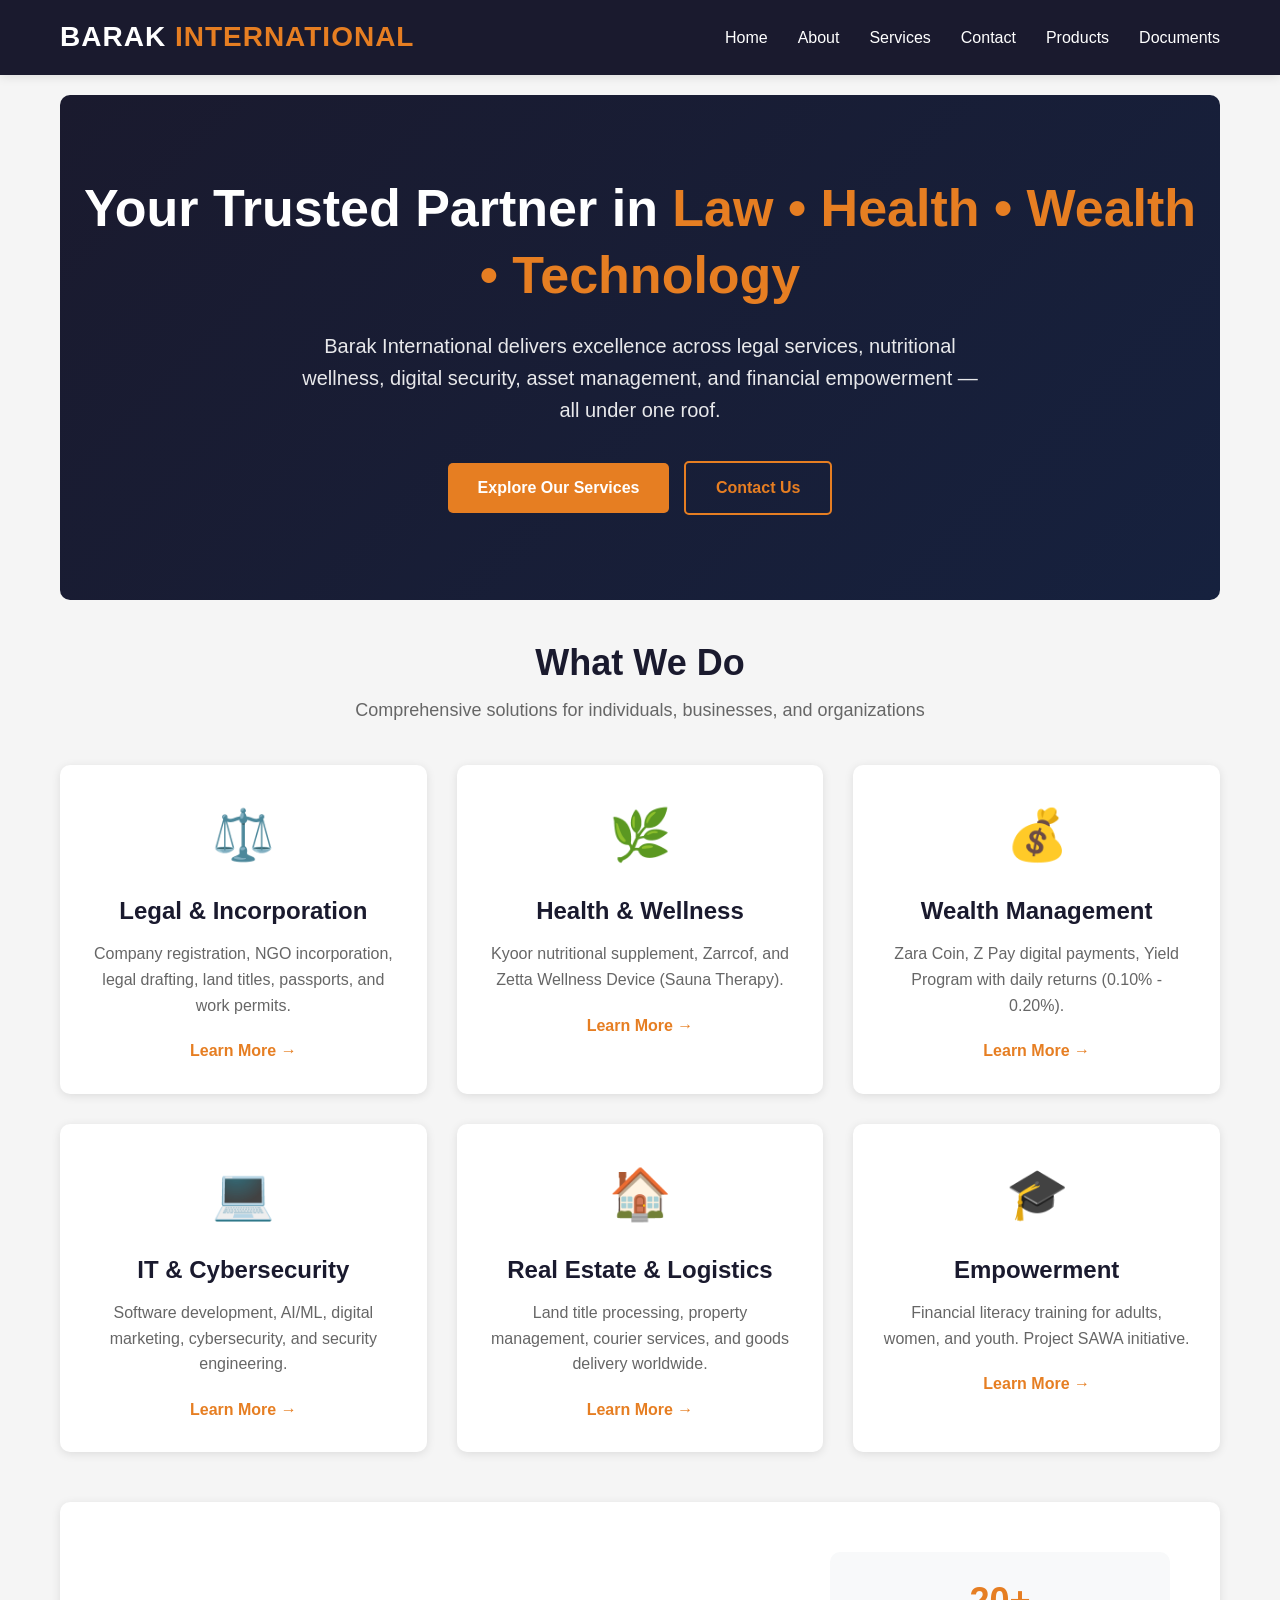
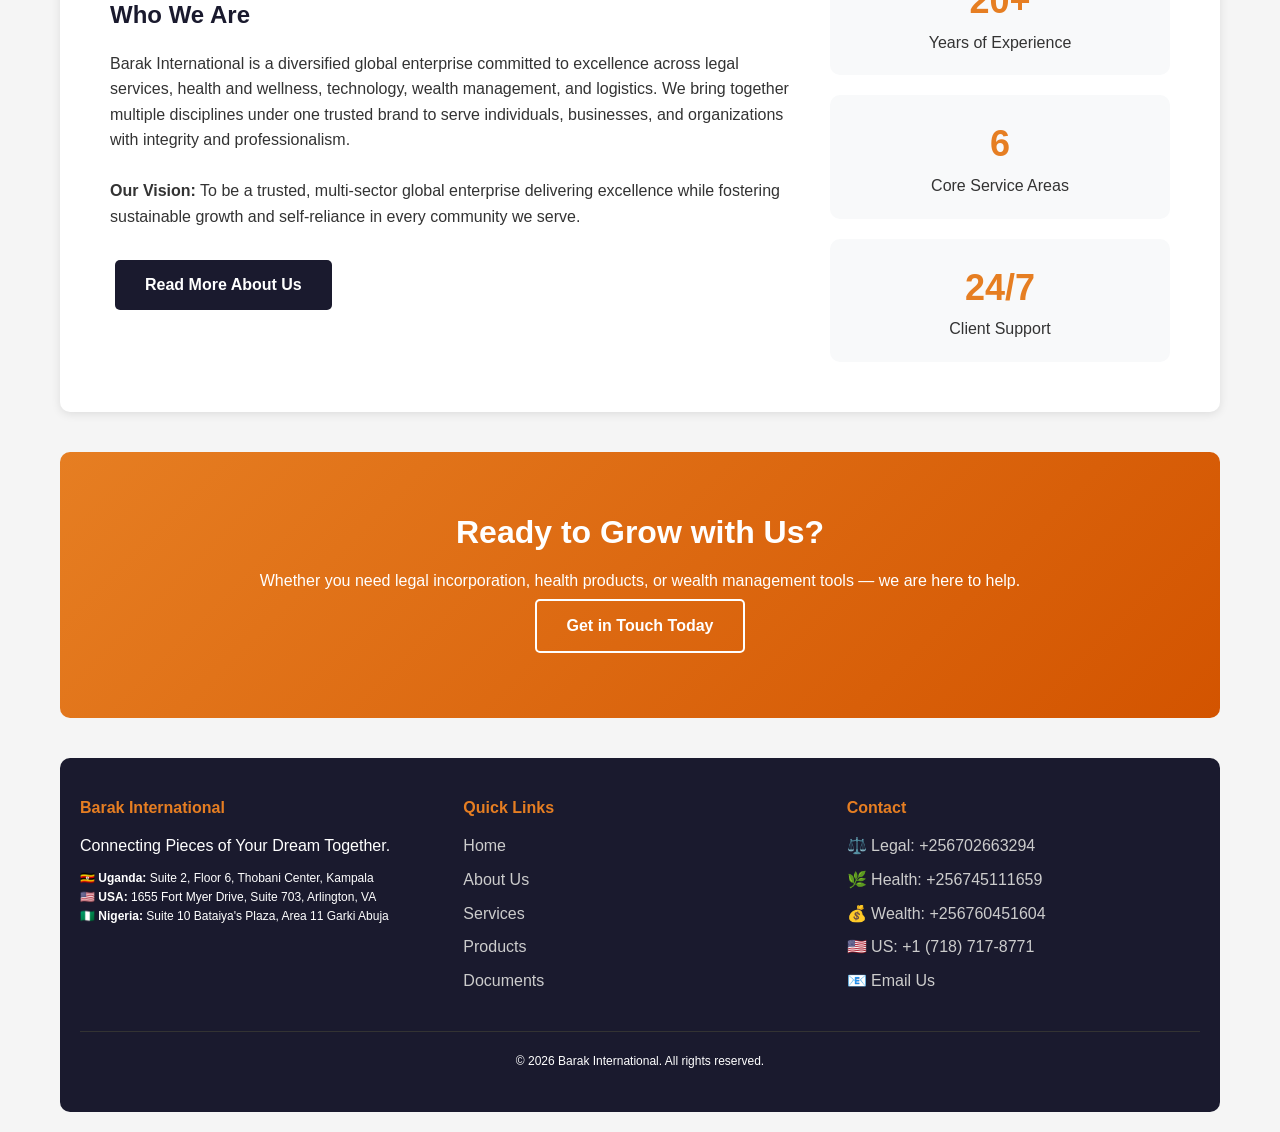
<file: index.html>
<!DOCTYPE html>
<html lang="en">
<head>
    <meta charset="UTF-8">
    <meta name="viewport" content="width=device-width, initial-scale=1.0">
    <title>Barak International | Law • Health • Wealth • Technology • Logistics</title>
    <link rel="stylesheet" href="styles.css">
    <script src="script.js" defer></script>
</head>
<body>
    <!-- Navigation -->
    <nav class="navbar">
        <div class="nav-container">
            <div class="logo">BARAK <span>INTERNATIONAL</span></div>
            <ul class="nav-links">
                <li><a href="index.html">Home</a></li>
                <li><a href="about.html">About</a></li>
                <li><a href="services.html">Services</a></li>
                <li><a href="contact.html">Contact</a></li>
                <li><a href="products.html">Products</a></li>
                <li><a href="documents.html">Documents</a></li>
            </ul>
        </div>
    </nav>

    <div class="container">
        <!-- Hero Section -->
        <div class="hero">
            <h1>Your Trusted Partner in <span>Law • Health • Wealth • Technology</span></h1>
            <p>Barak International delivers excellence across legal services, nutritional wellness, digital security, asset management, and financial empowerment — all under one roof.</p>
            <a href="services.html" class="btn btn-primary">Explore Our Services</a>
            <a href="#contact" class="btn btn-outline">Contact Us</a>
        </div>

        <!-- Services Overview -->
        <div class="section-header">
            <h2>What We Do</h2>
            <p>Comprehensive solutions for individuals, businesses, and organizations</p>
        </div>

        <div class="services-grid">
            <div class="service-card">
                <div class="service-icon">⚖️</div>
                <h3>Legal & Incorporation</h3>
                <p>Company registration, NGO incorporation, legal drafting, land titles, passports, and work permits.</p>
                <a href="services.html#legal" class="service-link">Learn More →</a>
            </div>
            <div class="service-card">
                <div class="service-icon">🌿</div>
                <h3>Health & Wellness</h3>
                <p>Kyoor nutritional supplement, Zarrcof, and Zetta Wellness Device (Sauna Therapy).</p>
                <a href="services.html#health" class="service-link">Learn More →</a>
            </div>
            <div class="service-card">
                <div class="service-icon">💰</div>
                <h3>Wealth Management</h3>
                <p>Zara Coin, Z Pay digital payments, Yield Program with daily returns (0.10% - 0.20%).</p>
                <a href="services.html#wealth" class="service-link">Learn More →</a>
            </div>
            <div class="service-card">
                <div class="service-icon">💻</div>
                <h3>IT & Cybersecurity</h3>
                <p>Software development, AI/ML, digital marketing, cybersecurity, and security engineering.</p>
                <a href="services.html#it" class="service-link">Learn More →</a>
            </div>
            <div class="service-card">
                <div class="service-icon">🏠</div>
                <h3>Real Estate & Logistics</h3>
                <p>Land title processing, property management, courier services, and goods delivery worldwide.</p>
                <a href="services.html#realestate" class="service-link">Learn More →</a>
            </div>
            <div class="service-card">
                <div class="service-icon">🎓</div>
                <h3>Empowerment</h3>
                <p>Financial literacy training for adults, women, and youth. Project SAWA initiative.</p>
                <a href="services.html#empowerment" class="service-link">Learn More →</a>
            </div>
        </div>

        <!-- About Preview -->
        <div class="about-preview">
            <div class="about-content">
                <h2>Who We Are</h2>
                <p>Barak International is a diversified global enterprise committed to excellence across legal services, health and wellness, technology, wealth management, and logistics. We bring together multiple disciplines under one trusted brand to serve individuals, businesses, and organizations with integrity and professionalism.</p>
                <br>
                <p><strong>Our Vision:</strong> To be a trusted, multi-sector global enterprise delivering excellence while fostering sustainable growth and self-reliance in every community we serve.</p>
                <br>
                <a href="about.html" class="btn btn-primary" style="background:#1a1a2e;">Read More About Us</a>
            </div>
            <div class="about-stats">
                <div class="stat">
                    <div class="stat-number">20+</div>
                    <div>Years of Experience</div>
                </div>
                <div class="stat">
                    <div class="stat-number">6</div>
                    <div>Core Service Areas</div>
                </div>
                <div class="stat">
                    <div class="stat-number">24/7</div>
                    <div>Client Support</div>
                </div>
            </div>
        </div>

        <!-- CTA Section -->
        <div class="cta-section">
            <h2>Ready to Grow with Us?</h2>
            <p>Whether you need legal incorporation, health products, or wealth management tools — we are here to help.</p>
            <a href="#contact" class="btn btn-outline">Get in Touch Today</a>
        </div>

        <!-- Footer -->
        <div class="footer" id="contact">
            <div class="footer-grid">
                <div class="footer-col">
                    <h4>Barak International</h4>
                    <p>Connecting Pieces of Your Dream Together.</p>
                    <p style="font-size: 12px; margin-top: 10px;">
                        <strong>🇺🇬 Uganda:</strong> Suite 2, Floor 6, Thobani Center, Kampala<br>
                        <strong>🇺🇸 USA:</strong> 1655 Fort Myer Drive, Suite 703, Arlington, VA<br>
                        <strong>🇳🇬 Nigeria:</strong> Suite 10 Bataiya's Plaza, Area 11 Garki Abuja
                    </p>
                </div>
                <div class="footer-col">
                    <h4>Quick Links</h4>
                    <a href="index.html">Home</a>
                    <a href="about.html">About Us</a>
                    <a href="services.html">Services</a>
                    <a href="products.html">Products</a>
                    <a href="documents.html">Documents</a>
                </div>
                <div class="footer-col">
                    <h4>Contact</h4>
                    <a href="tel:+256702663294">⚖️ Legal: +256702663294</a>
                    <a href="tel:+256745111659">🌿 Health: +256745111659</a>
                    <a href="tel:+256760451604">💰 Wealth: +256760451604</a>
                    <a href="tel:+17187178771">🇺🇸 US: +1 (718) 717-8771</a>
                    <a href="mailto:adedipebabatundekolapo@gmail.com">📧 Email Us</a>
                </div>
            </div>
            <div class="footer-bottom">
                <p>&copy; 2026 Barak International. All rights reserved.</p>
            </div>
        </div>
    </div>
</body>
</html>
</file>
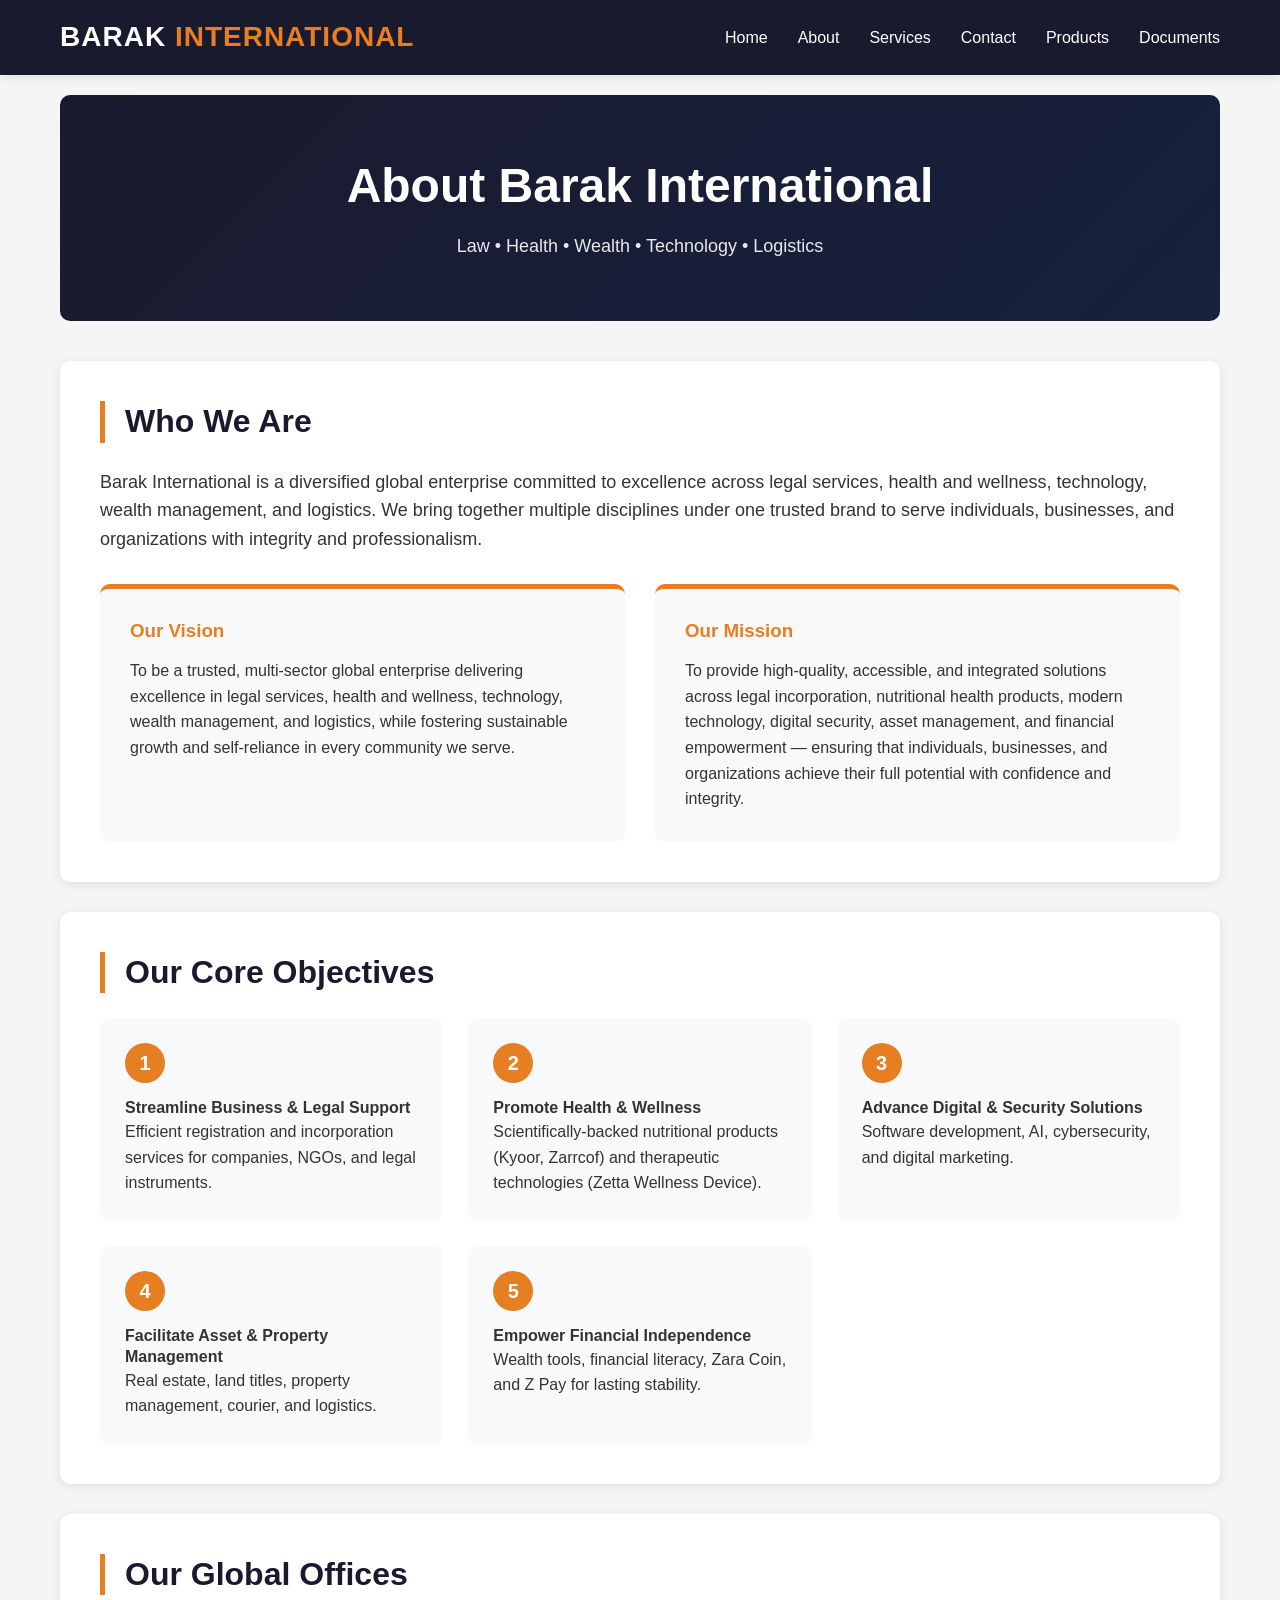
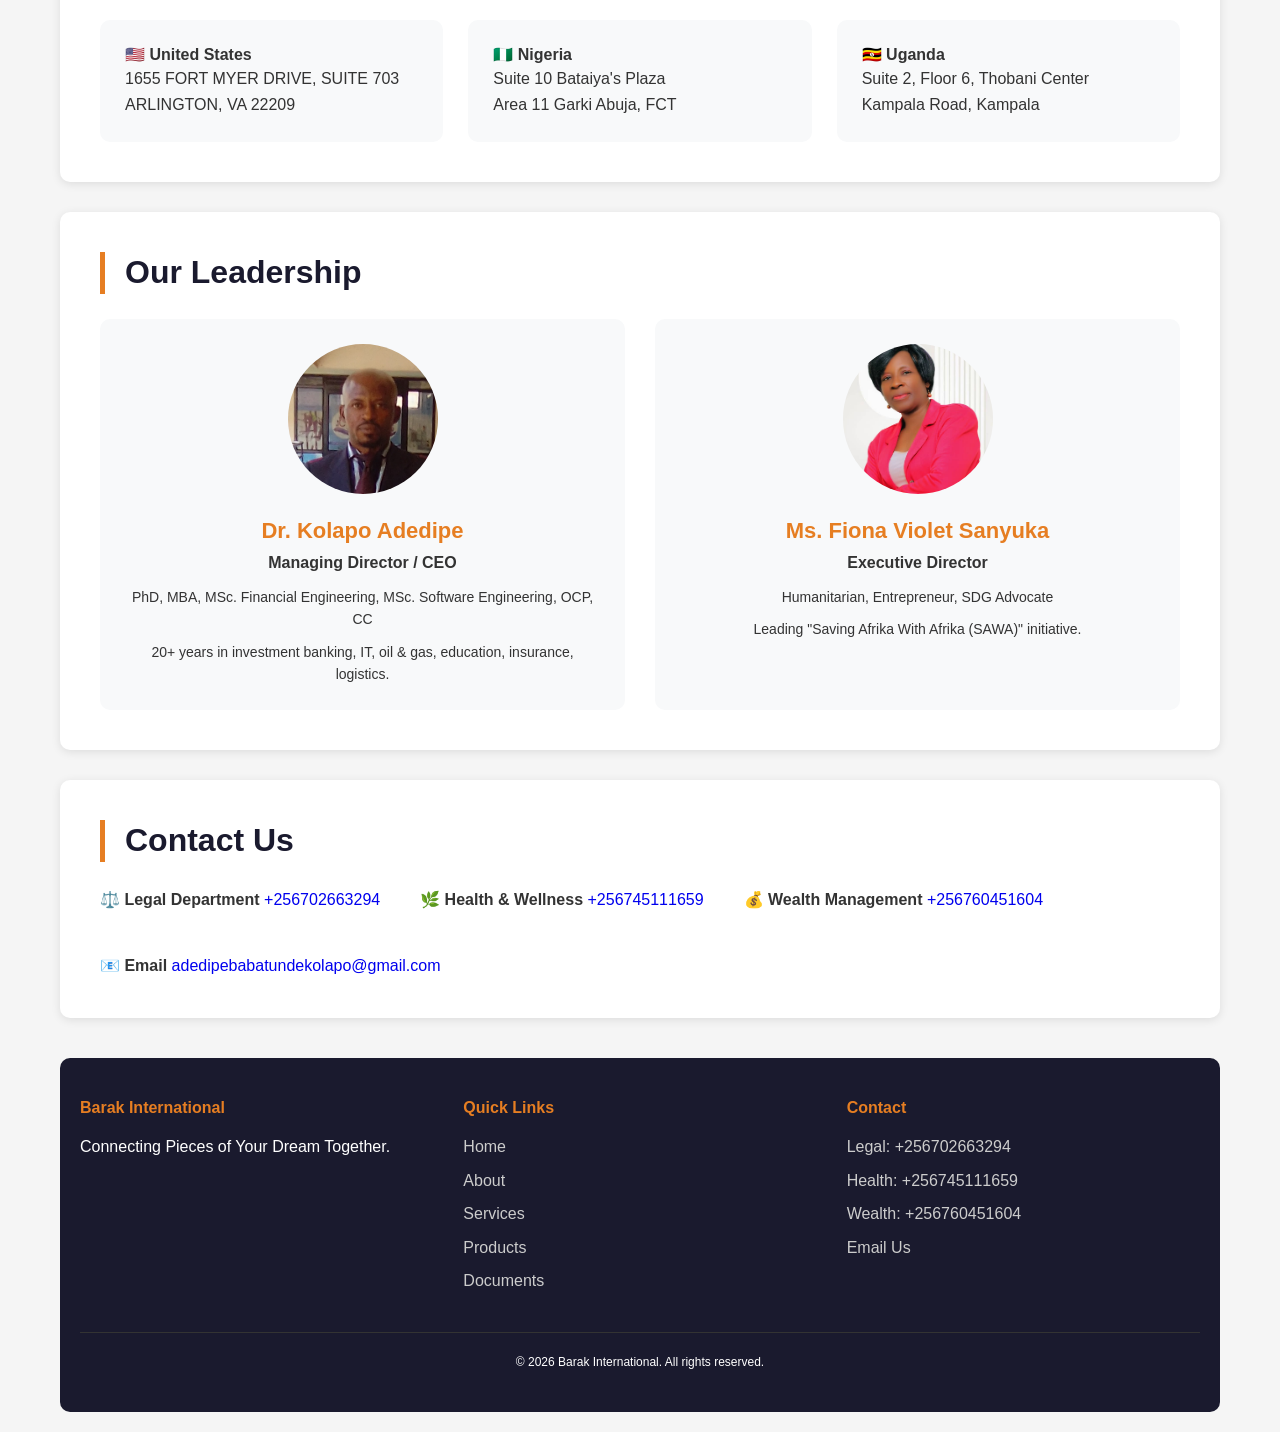
<file: about.html>
<!DOCTYPE html>
<html lang="en">
<head>
    <meta charset="UTF-8">
    <meta name="viewport" content="width=device-width, initial-scale=1.0">
    <title>About Us | Barak International</title>
    <link rel="stylesheet" href="styles.css">
    <script src="script.js" defer></script>
</head>
<body>
    <nav class="navbar">
        <div class="nav-container">
            <div class="logo">BARAK <span>INTERNATIONAL</span></div>
            <ul class="nav-links">
                <li><a href="index.html">Home</a></li>
                <li><a href="about.html">About</a></li>
                <li><a href="services.html">Services</a></li>
                <li><a href="contact.html">Contact</a></li>
                <li><a href="products.html">Products</a></li>
                <li><a href="documents.html">Documents</a></li>
            </ul>
        </div>
    </nav>

    <div class="container">
        <div class="page-header">
            <h1>About Barak International</h1>
            <p>Law • Health • Wealth • Technology • Logistics</p>
        </div>

        <div class="section">
            <h2>Who We Are</h2>
            <p style="font-size: 18px;">Barak International is a diversified global enterprise committed to excellence across legal services, health and wellness, technology, wealth management, and logistics. We bring together multiple disciplines under one trusted brand to serve individuals, businesses, and organizations with integrity and professionalism.</p>
            
            <div class="vm-container" style="margin-top: 30px;">
                <div class="vm-box">
                    <h3>Our Vision</h3>
                    <p>To be a trusted, multi-sector global enterprise delivering excellence in legal services, health and wellness, technology, wealth management, and logistics, while fostering sustainable growth and self-reliance in every community we serve.</p>
                </div>
                <div class="vm-box">
                    <h3>Our Mission</h3>
                    <p>To provide high-quality, accessible, and integrated solutions across legal incorporation, nutritional health products, modern technology, digital security, asset management, and financial empowerment — ensuring that individuals, businesses, and organizations achieve their full potential with confidence and integrity.</p>
                </div>
            </div>
        </div>

        <div class="section">
            <h2>Our Core Objectives</h2>
            <div class="objectives-grid">
                <div class="objective-card">
                    <div class="objective-number">1</div>
                    <h4>Streamline Business & Legal Support</h4>
                    <p>Efficient registration and incorporation services for companies, NGOs, and legal instruments.</p>
                </div>
                <div class="objective-card">
                    <div class="objective-number">2</div>
                    <h4>Promote Health & Wellness</h4>
                    <p>Scientifically-backed nutritional products (Kyoor, Zarrcof) and therapeutic technologies (Zetta Wellness Device).</p>
                </div>
                <div class="objective-card">
                    <div class="objective-number">3</div>
                    <h4>Advance Digital & Security Solutions</h4>
                    <p>Software development, AI, cybersecurity, and digital marketing.</p>
                </div>
                <div class="objective-card">
                    <div class="objective-number">4</div>
                    <h4>Facilitate Asset & Property Management</h4>
                    <p>Real estate, land titles, property management, courier, and logistics.</p>
                </div>
                <div class="objective-card">
                    <div class="objective-number">5</div>
                    <h4>Empower Financial Independence</h4>
                    <p>Wealth tools, financial literacy, Zara Coin, and Z Pay for lasting stability.</p>
                </div>
            </div>
        </div>

        <div class="section">
            <h2>Our Global Offices</h2>
            <div class="objectives-grid">
                <div class="objective-card">
                    <h4>🇺🇸 United States</h4>
                    <p>1655 FORT MYER DRIVE, SUITE 703<br>ARLINGTON, VA 22209</p>
                </div>
                <div class="objective-card">
                    <h4>🇳🇬 Nigeria</h4>
                    <p>Suite 10 Bataiya's Plaza<br>Area 11 Garki Abuja, FCT</p>
                </div>
                <div class="objective-card">
                    <h4>🇺🇬 Uganda</h4>
                    <p>Suite 2, Floor 6, Thobani Center<br>Kampala Road, Kampala</p>
                </div>
            </div>
        </div>

        <div class="section">
            <h2>Our Leadership</h2>
            <div class="team-grid">
                <div class="team-card">
                    <img src="images/kolapo.jpg" alt="Dr. Kolapo Adedipe" style="width: 150px; height: 150px; border-radius: 50%; object-fit: cover; margin-bottom: 15px;">
                    <h4>Dr. Kolapo Adedipe</h4>
                    <div style="font-weight: bold;">Managing Director / CEO</div>
                    <div style="font-size: 14px; margin-top: 10px;">PhD, MBA, MSc. Financial Engineering, MSc. Software Engineering, OCP, CC</div>
                    <div style="font-size: 14px; margin-top: 10px;">20+ years in investment banking, IT, oil & gas, education, insurance, logistics.</div>
                </div>
                <div class="team-card">
                    <img src="images/fiona.jpg" alt="Ms. Fiona Violet Sanyuka" style="width: 150px; height: 150px; border-radius: 50%; object-fit: cover; margin-bottom: 15px;">
                    <h4>Ms. Fiona Violet Sanyuka</h4>
                    <div style="font-weight: bold;">Executive Director</div>
                    <div style="font-size: 14px; margin-top: 10px;">Humanitarian, Entrepreneur, SDG Advocate</div>
                    <div style="font-size: 14px; margin-top: 10px;">Leading "Saving Afrika With Afrika (SAWA)" initiative.</div>
                </div>
            </div>
        </div>

        <div class="section">
            <h2>Contact Us</h2>
            <div class="contact-grid">
                <div class="contact-item">
                    <strong>⚖️ Legal Department</strong>
                    <a href="tel:+256702663294">+256702663294</a>
                </div>
                <div class="contact-item">
                    <strong>🌿 Health & Wellness</strong>
                    <a href="tel:+256745111659">+256745111659</a>
                </div>
                <div class="contact-item">
                    <strong>💰 Wealth Management</strong>
                    <a href="tel:+256760451604">+256760451604</a>
                </div>
                <div class="contact-item">
                    <strong>📧 Email</strong>
                    <a href="mailto:adedipebabatundekolapo@gmail.com">adedipebabatundekolapo@gmail.com</a>
                </div>
            </div>
        </div>

        <div class="footer">
            <div class="footer-grid">
                <div class="footer-col">
                    <h4>Barak International</h4>
                    <p>Connecting Pieces of Your Dream Together.</p>
                </div>
                <div class="footer-col">
                    <h4>Quick Links</h4>
                    <a href="index.html">Home</a>
                    <a href="about.html">About</a>
                    <a href="services.html">Services</a>
                    <a href="products.html">Products</a>
                    <a href="documents.html">Documents</a>
                </div>
                <div class="footer-col">
                    <h4>Contact</h4>
                    <a href="tel:+256702663294">Legal: +256702663294</a>
                    <a href="tel:+256745111659">Health: +256745111659</a>
                    <a href="tel:+256760451604">Wealth: +256760451604</a>
                    <a href="mailto:adedipebabatundekolapo@gmail.com">Email Us</a>
                </div>
            </div>
            <div class="footer-bottom">
                <p>&copy; 2026 Barak International. All rights reserved.</p>
            </div>
        </div>
    </div>
</body>
</html>
</file>
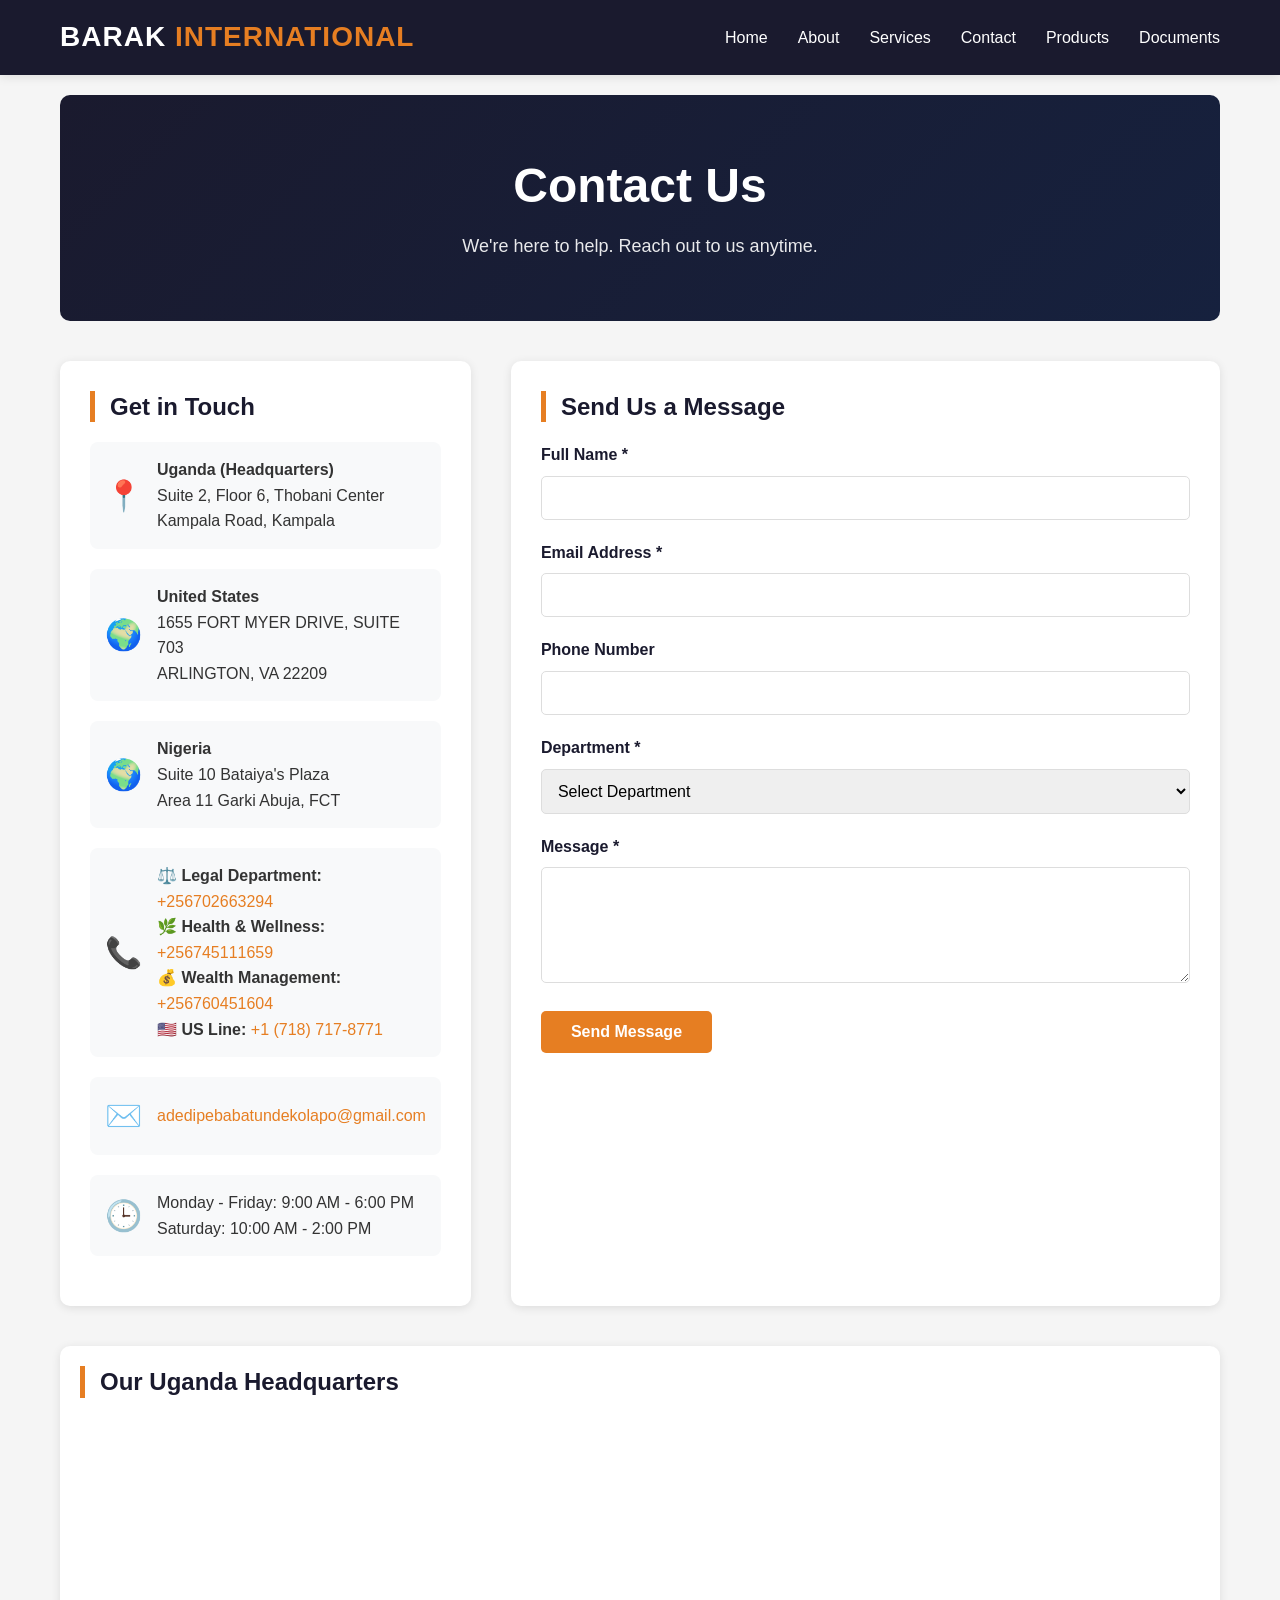
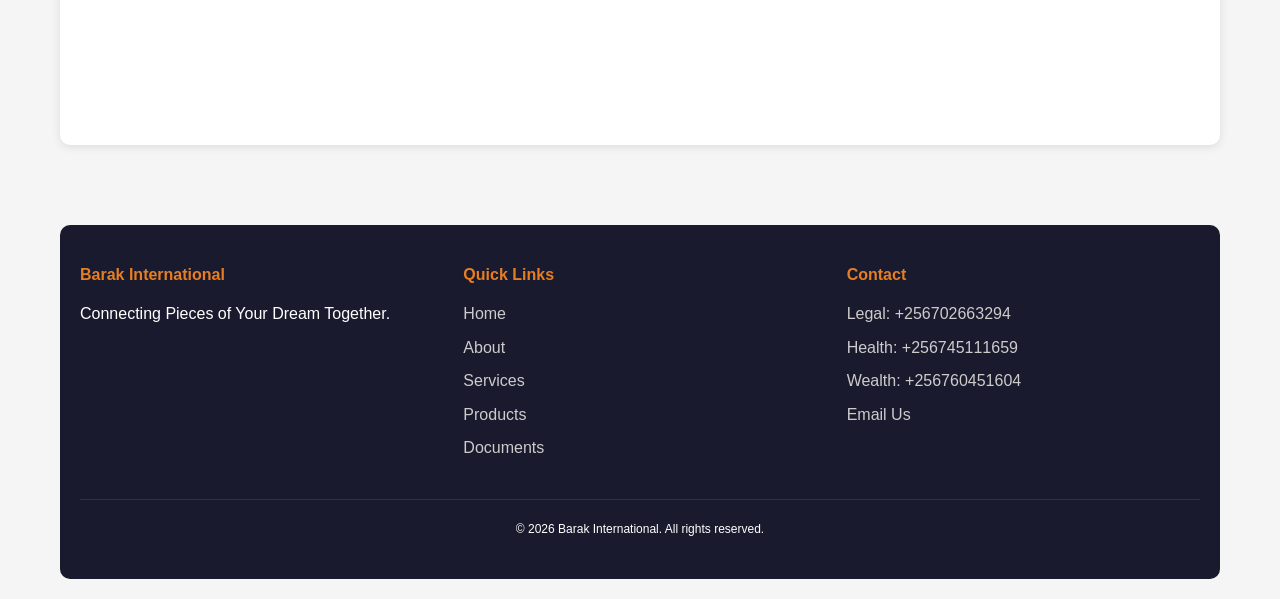
<file: contact.html>
<!DOCTYPE html>
<html lang="en">
<head>
    <meta charset="UTF-8">
    <meta name="viewport" content="width=device-width, initial-scale=1.0">
    <title>Contact Us | Barak International</title>
    <link rel="stylesheet" href="styles.css">
    <script src="script.js" defer></script>
</head>
<body>
    <nav class="navbar">
        <div class="nav-container">
            <div class="logo">BARAK <span>INTERNATIONAL</span></div>
            <ul class="nav-links">
                <li><a href="index.html">Home</a></li>
                <li><a href="about.html">About</a></li>
                <li><a href="services.html">Services</a></li>
                <li><a href="contact.html">Contact</a></li>
                <li><a href="products.html">Products</a></li>
                <li><a href="documents.html">Documents</a></li>
            </ul>
        </div>
    </nav>

    <div class="container">
        <div class="page-header">
            <h1>Contact Us</h1>
            <p>We're here to help. Reach out to us anytime.</p>
        </div>

        <div class="contact-grid">
            <div class="contact-info">
                <h2>Get in Touch</h2>
                <div class="info-item">
                    <div class="info-icon">📍</div>
                    <div>
                        <strong>Uganda (Headquarters)</strong><br>
                        Suite 2, Floor 6, Thobani Center<br>
                        Kampala Road, Kampala
                    </div>
                </div>
                <div class="info-item">
                    <div class="info-icon">🌍</div>
                    <div>
                        <strong>United States</strong><br>
                        1655 FORT MYER DRIVE, SUITE 703<br>
                        ARLINGTON, VA 22209
                    </div>
                </div>
                <div class="info-item">
                    <div class="info-icon">🌍</div>
                    <div>
                        <strong>Nigeria</strong><br>
                        Suite 10 Bataiya's Plaza<br>
                        Area 11 Garki Abuja, FCT
                    </div>
                </div>
                <div class="info-item">
                    <div class="info-icon">📞</div>
                    <div>
                        <strong>⚖️ Legal Department:</strong> <a href="tel:+256702663294">+256702663294</a><br>
                        <strong>🌿 Health & Wellness:</strong> <a href="tel:+256745111659">+256745111659</a><br>
                        <strong>💰 Wealth Management:</strong> <a href="tel:+256760451604">+256760451604</a><br>
                        <strong>🇺🇸 US Line:</strong> <a href="tel:+17187178771">+1 (718) 717-8771</a>
                    </div>
                </div>
                <div class="info-item">
                    <div class="info-icon">✉️</div>
                    <div><a href="mailto:adedipebabatundekolapo@gmail.com">adedipebabatundekolapo@gmail.com</a></div>
                </div>
                <div class="info-item">
                    <div class="info-icon">🕒</div>
                    <div>Monday - Friday: 9:00 AM - 6:00 PM<br>Saturday: 10:00 AM - 2:00 PM</div>
                </div>
            </div>

            <div class="contact-form">
                <h2>Send Us a Message</h2>
                <div id="successMsg" class="success-message">✓ Message sent successfully! We'll get back to you soon.</div>
                <div id="errorMsg" class="error-message">✗ Failed to send message. Please try again or call us directly.</div>
                
                <form id="contactForm">
                    <div class="form-group">
                        <label>Full Name *</label>
                        <input type="text" id="name" required>
                    </div>
                    <div class="form-group">
                        <label>Email Address *</label>
                        <input type="email" id="email" required>
                    </div>
                    <div class="form-group">
                        <label>Phone Number</label>
                        <input type="tel" id="phone">
                    </div>
                    <div class="form-group">
                        <label>Department *</label>
                        <select id="department">
                            <option value="">Select Department</option>
                            <option value="Legal">Legal & Incorporation</option>
                            <option value="Health">Health & Wellness (Kyoor/Zetta)</option>
                            <option value="Wealth">Wealth Management (Zara Coin/Z Pay)</option>
                            <option value="IT">IT & Cybersecurity</option>
                            <option value="Real Estate">Real Estate & Logistics</option>
                            <option value="Empowerment">Empowerment & SAWA</option>
                            <option value="General">General Inquiry</option>
                        </select>
                    </div>
                    <div class="form-group">
                        <label>Message *</label>
                        <textarea id="message" rows="5" required></textarea>
                    </div>
                    <button type="submit" class="btn-submit">Send Message</button>
                </form>
            </div>
        </div>

        <div class="map-container">
            <h2>Our Uganda Headquarters</h2>
            <iframe src="https://www.google.com/maps/embed?pb=!1m18!1m12!1m3!1d3989.748526890467!2d32.582519!3d0.313611!2m3!1f0!2f0!3f0!3m2!1i1024!2i768!4f13.1!3m3!1m2!1s0x177dbbd2a0f8a2b5%3A0x8f7b3b2e6d8f9c4a!2sThobani%20Centre%2C%20Kampala!5e0!3m2!1sen!2sug!4v1234567890123!5m2!1sen!2sug" allowfullscreen loading="lazy"></iframe>
        </div>
    </div>

    <div class="container">
        <div class="footer">
            <div class="footer-grid">
                <div class="footer-col">
                    <h4>Barak International</h4>
                    <p>Connecting Pieces of Your Dream Together.</p>
                </div>
                <div class="footer-col">
                    <h4>Quick Links</h4>
                    <a href="index.html">Home</a>
                    <a href="about.html">About</a>
                    <a href="services.html">Services</a>
                    <a href="products.html">Products</a>
                    <a href="documents.html">Documents</a>
                </div>
                <div class="footer-col">
                    <h4>Contact</h4>
                    <a href="tel:+256702663294">Legal: +256702663294</a>
                    <a href="tel:+256745111659">Health: +256745111659</a>
                    <a href="tel:+256760451604">Wealth: +256760451604</a>
                    <a href="mailto:adedipebabatundekolapo@gmail.com">Email Us</a>
                </div>
            </div>
            <div class="footer-bottom">
                <p>&copy; 2026 Barak International. All rights reserved.</p>
            </div>
        </div>
    </div>
</body>
</html>
</file>
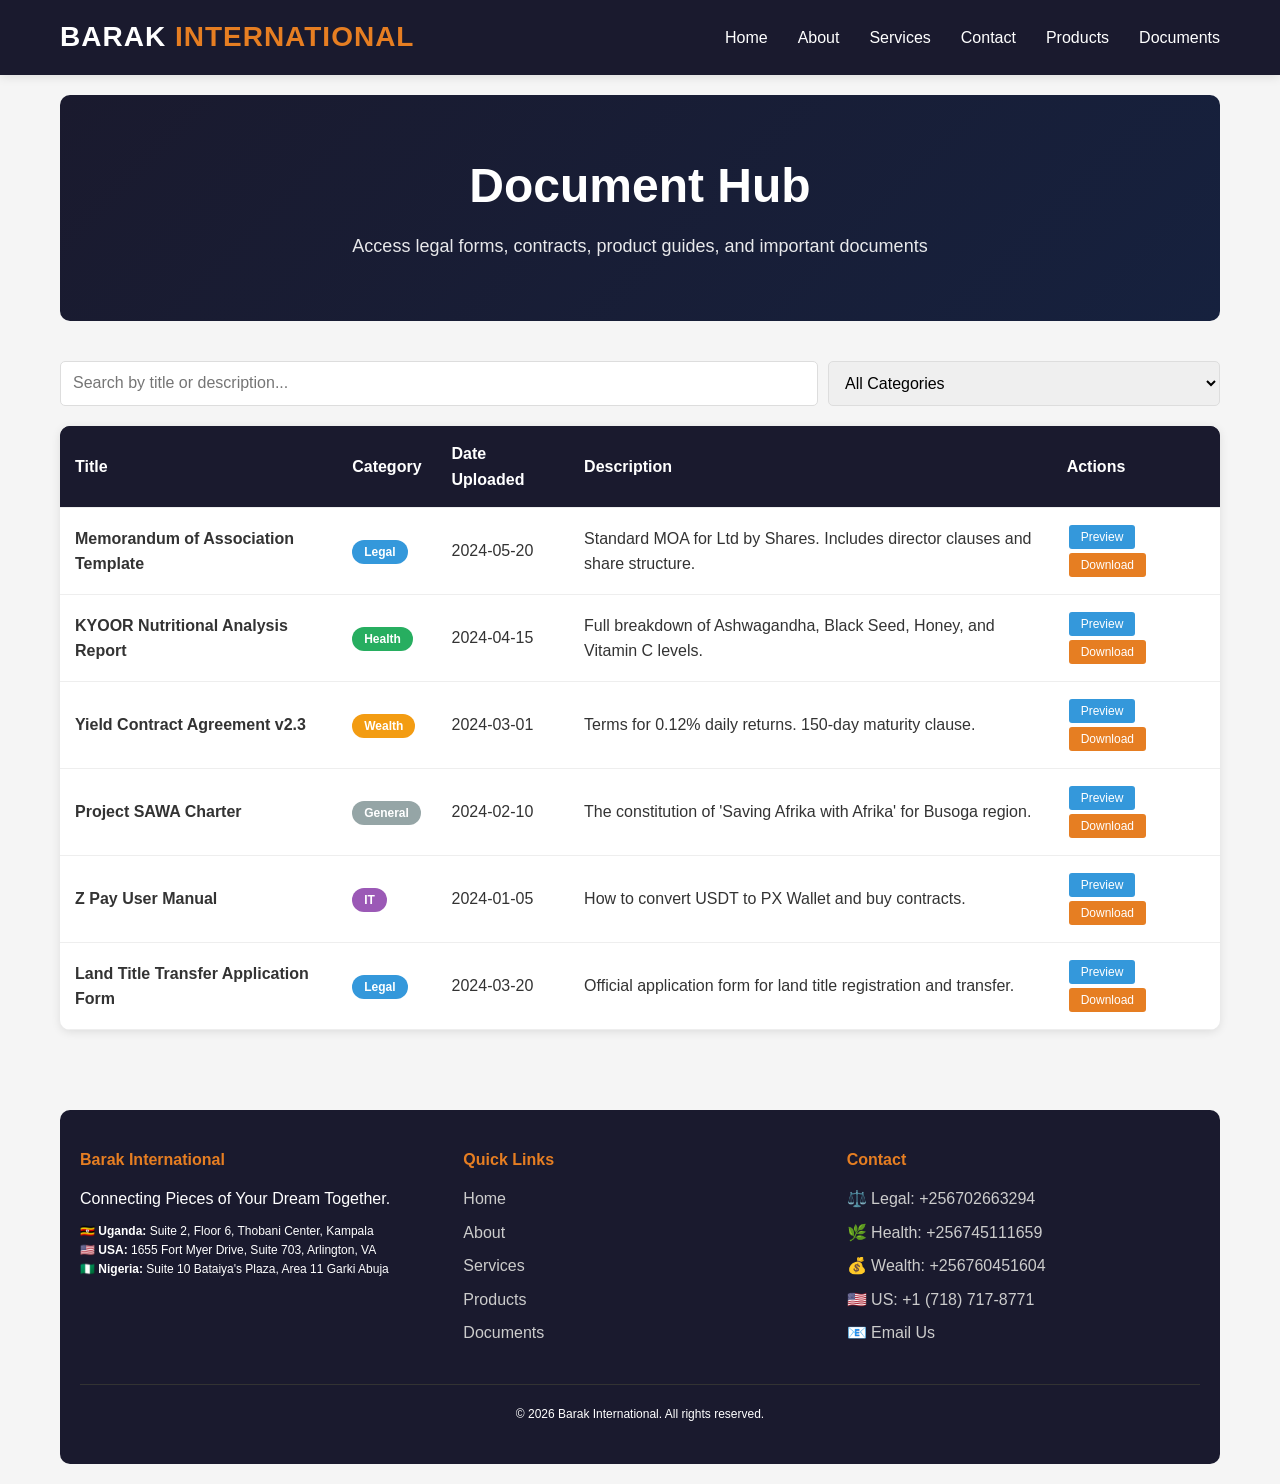
<file: documents.html>
<!DOCTYPE html>
<html lang="en">
<head>
    <meta charset="UTF-8">
    <meta name="viewport" content="width=device-width, initial-scale=1.0">
    <title>Document Hub | Barak International</title>
    <link rel="stylesheet" href="styles.css">
</head>
<body>
    <nav class="navbar">
        <div class="nav-container">
            <div class="logo">BARAK <span>INTERNATIONAL</span></div>
            <ul class="nav-links">
                <li><a href="index.html">Home</a></li>
                <li><a href="about.html">About</a></li>
                <li><a href="services.html">Services</a></li>
                <li><a href="contact.html">Contact</a></li>
                <li><a href="products.html">Products</a></li>
                <li><a href="documents.html">Documents</a></li>
            </ul>
        </div>
    </nav>

    <div class="container">
        <div class="page-header">
            <h1>Document Hub</h1>
            <p>Access legal forms, contracts, product guides, and important documents</p>
        </div>

        <!-- Search Bar -->
        <div class="search-bar">
            <input type="text" id="searchInput" placeholder="Search by title or description..." onkeyup="filterDocuments()">
            <select id="categoryFilter" onchange="filterDocuments()">
                <option value="all">All Categories</option>
                <option value="Legal">Legal & Incorporation</option>
                <option value="Health">Health & Wellness</option>
                <option value="Wealth">Wealth Management</option>
                <option value="IT">IT & Technology</option>
                <option value="General">General</option>
            </select>
        </div>

        <!-- Documents Table -->
        <div class="documents-table">
            <table style="width: 100%; border-collapse: collapse;">
                <thead>
                    <tr style="background: #1a1a2e; color: white;">
                        <th style="padding: 15px; text-align: left;">Title</th>
                        <th style="padding: 15px; text-align: left;">Category</th>
                        <th style="padding: 15px; text-align: left;">Date Uploaded</th>
                        <th style="padding: 15px; text-align: left;">Description</th>
                        <th style="padding: 15px; text-align: left;">Actions</th>
                    </tr>
                </thead>
                <tbody id="documentsBody">
                    <tr style="border-bottom: 1px solid #eee;">
                        <td style="padding: 15px;"><strong>Memorandum of Association Template</strong></td>
                        <td style="padding: 15px;"><span class="badge badge-legal" style="background: #3498db; color: white; padding: 5px 12px; border-radius: 20px;">Legal</span></td>
                        <td style="padding: 15px;">2024-05-20</td>
                        <td style="padding: 15px;">Standard MOA for Ltd by Shares. Includes director clauses and share structure.</td>
                        <td style="padding: 15px;">
                            <button class="action-btn preview" onclick="previewDocument('Memorandum of Association Template', 'Legal', '2024-05-20', 'Standard MOA for Ltd by Shares. Includes director clauses and share structure.')">Preview</button>
                            <button class="action-btn" onclick="downloadDocument('Memorandum of Association Template')">Download</button>
                        </td>
                    </tr>
                    <tr style="border-bottom: 1px solid #eee;">
                        <td style="padding: 15px;"><strong>KYOOR Nutritional Analysis Report</strong></td>
                        <td style="padding: 15px;"><span class="badge badge-health" style="background: #27ae60; color: white; padding: 5px 12px; border-radius: 20px;">Health</span></td>
                        <td style="padding: 15px;">2024-04-15</td>
                        <td style="padding: 15px;">Full breakdown of Ashwagandha, Black Seed, Honey, and Vitamin C levels.</td>
                        <td style="padding: 15px;">
                            <button class="action-btn preview" onclick="previewDocument('KYOOR Nutritional Analysis Report', 'Health', '2024-04-15', 'Full breakdown of Ashwagandha, Black Seed, Honey, and Vitamin C levels.')">Preview</button>
                            <button class="action-btn" onclick="downloadDocument('KYOOR Nutritional Analysis Report')">Download</button>
                        </td>
                    </tr>
                    <tr style="border-bottom: 1px solid #eee;">
                        <td style="padding: 15px;"><strong>Yield Contract Agreement v2.3</strong></td>
                        <td style="padding: 15px;"><span class="badge badge-wealth" style="background: #f39c12; color: white; padding: 5px 12px; border-radius: 20px;">Wealth</span></td>
                        <td style="padding: 15px;">2024-03-01</td>
                        <td style="padding: 15px;">Terms for 0.12% daily returns. 150-day maturity clause.</td>
                        <td style="padding: 15px;">
                            <button class="action-btn preview" onclick="previewDocument('Yield Contract Agreement v2.3', 'Wealth', '2024-03-01', 'Terms for 0.12% daily returns. 150-day maturity clause.')">Preview</button>
                            <button class="action-btn" onclick="downloadDocument('Yield Contract Agreement v2.3')">Download</button>
                        </td>
                    </tr>
                    <tr style="border-bottom: 1px solid #eee;">
                        <td style="padding: 15px;"><strong>Project SAWA Charter</strong></td>
                        <td style="padding: 15px;"><span class="badge badge-general" style="background: #95a5a6; color: white; padding: 5px 12px; border-radius: 20px;">General</span></td>
                        <td style="padding: 15px;">2024-02-10</td>
                        <td style="padding: 15px;">The constitution of 'Saving Afrika with Afrika' for Busoga region.</td>
                        <td style="padding: 15px;">
                            <button class="action-btn preview" onclick="previewDocument('Project SAWA Charter', 'General', '2024-02-10', 'The constitution of Saving Afrika with Afrika for Busoga region.')">Preview</button>
                            <button class="action-btn" onclick="downloadDocument('Project SAWA Charter')">Download</button>
                        </td>
                    </tr>
                    <tr style="border-bottom: 1px solid #eee;">
                        <td style="padding: 15px;"><strong>Z Pay User Manual</strong></td>
                        <td style="padding: 15px;"><span class="badge badge-it" style="background: #9b59b6; color: white; padding: 5px 12px; border-radius: 20px;">IT</span></td>
                        <td style="padding: 15px;">2024-01-05</td>
                        <td style="padding: 15px;">How to convert USDT to PX Wallet and buy contracts.</td>
                        <td style="padding: 15px;">
                            <button class="action-btn preview" onclick="previewDocument('Z Pay User Manual', 'IT', '2024-01-05', 'How to convert USDT to PX Wallet and buy contracts.')">Preview</button>
                            <button class="action-btn" onclick="downloadDocument('Z Pay User Manual')">Download</button>
                        </td>
                    </tr>
                    <tr style="border-bottom: 1px solid #eee;">
                        <td style="padding: 15px;"><strong>Land Title Transfer Application Form</strong></td>
                        <td style="padding: 15px;"><span class="badge badge-legal" style="background: #3498db; color: white; padding: 5px 12px; border-radius: 20px;">Legal</span></td>
                        <td style="padding: 15px;">2024-03-20</td>
                        <td style="padding: 15px;">Official application form for land title registration and transfer.</td>
                        <td style="padding: 15px;">
                            <button class="action-btn preview" onclick="previewDocument('Land Title Transfer Application Form', 'Legal', '2024-03-20', 'Official application form for land title registration and transfer.')">Preview</button>
                            <button class="action-btn" onclick="downloadDocument('Land Title Transfer Application Form')">Download</button>
                        </td>
                    </tr>
                </tbody>
            </table>
        </div>
    </div>

    <!-- Preview Modal -->
    <div id="previewModal" style="display: none; position: fixed; top: 0; left: 0; width: 100%; height: 100%; background: rgba(0,0,0,0.5); z-index: 2000; justify-content: center; align-items: center;">
        <div style="background: white; border-radius: 10px; padding: 30px; max-width: 500px; width: 90%; max-height: 80vh; overflow-y: auto;">
            <span onclick="closeModal()" style="float: right; font-size: 24px; cursor: pointer; color: #999;">&times;</span>
            <h3 id="modalTitle" style="color: #1a1a2e;">Document Preview</h3>
            <div id="modalContent"></div>
        </div>
    </div>

    <div class="container">
        <div class="footer">
            <div class="footer-grid">
                <div class="footer-col">
                    <h4>Barak International</h4>
                    <p>Connecting Pieces of Your Dream Together.</p>
                    <p style="font-size: 12px; margin-top: 10px;">
                        <strong>🇺🇬 Uganda:</strong> Suite 2, Floor 6, Thobani Center, Kampala<br>
                        <strong>🇺🇸 USA:</strong> 1655 Fort Myer Drive, Suite 703, Arlington, VA<br>
                        <strong>🇳🇬 Nigeria:</strong> Suite 10 Bataiya's Plaza, Area 11 Garki Abuja
                    </p>
                </div>
                <div class="footer-col">
                    <h4>Quick Links</h4>
                    <a href="index.html">Home</a>
                    <a href="about.html">About</a>
                    <a href="services.html">Services</a>
                    <a href="products.html">Products</a>
                    <a href="documents.html">Documents</a>
                </div>
                <div class="footer-col">
                    <h4>Contact</h4>
                    <a href="tel:+256702663294">⚖️ Legal: +256702663294</a>
                    <a href="tel:+256745111659">🌿 Health: +256745111659</a>
                    <a href="tel:+256760451604">💰 Wealth: +256760451604</a>
                    <a href="tel:+17187178771">🇺🇸 US: +1 (718) 717-8771</a>
                    <a href="mailto:adedipebabatundekolapo@gmail.com">📧 Email Us</a>
                </div>
            </div>
            <div class="footer-bottom">
                <p>&copy; 2026 Barak International. All rights reserved.</p>
            </div>
        </div>
    </div>

    <script>
        // Preview Document Function
        function previewDocument(title, category, date, description) {
            document.getElementById('modalTitle').innerHTML = title;
            document.getElementById('modalContent').innerHTML = `
                <p><strong>Category:</strong> ${category}</p>
                <p><strong>Date Uploaded:</strong> ${date}</p>
                <p><strong>Description:</strong></p>
                <p>${description}</p>
                <hr>
                <p><strong>Content Preview:</strong></p>
                <p>This is a sample document. For the full document, please contact our office.</p>
                <hr>
                <p><small>To download the full document, click the Download button in the table.</small></p>
            `;
            document.getElementById('previewModal').style.display = 'flex';
        }

        // Download Document Function
        function downloadDocument(documentName) {
            alert(`📄 Download Request: ${documentName}\n\nPlease contact our office to receive the full document.\n\n📞 Legal: +256702663294\n📞 Health: +256745111659\n📞 Wealth: +256760451604`);
        }

        // Filter Documents Function
        function filterDocuments() {
            const searchInput = document.getElementById('searchInput');
            const categoryFilter = document.getElementById('categoryFilter');
            const rows = document.querySelectorAll('#documentsBody tr');
            
            if (!searchInput || !categoryFilter) return;
            
            const searchTerm = searchInput.value.toLowerCase();
            const categoryValue = categoryFilter.value;
            
            rows.forEach(row => {
                const title = row.cells[0]?.innerText.toLowerCase() || '';
                const description = row.cells[3]?.innerText.toLowerCase() || '';
                const category = row.cells[1]?.innerText.toLowerCase() || '';
                
                const matchesSearch = title.includes(searchTerm) || description.includes(searchTerm);
                const matchesCategory = categoryValue === 'all' || category.includes(categoryValue.toLowerCase());
                
                row.style.display = (matchesSearch && matchesCategory) ? '' : 'none';
            });
        }

        // Close Modal Function
        function closeModal() {
            document.getElementById('previewModal').style.display = 'none';
        }

        // Close modal when clicking outside
        window.onclick = function(event) {
            const modal = document.getElementById('previewModal');
            if (event.target === modal) {
                modal.style.display = 'none';
            }
        }
    </script>
</body>
</html>
</file>
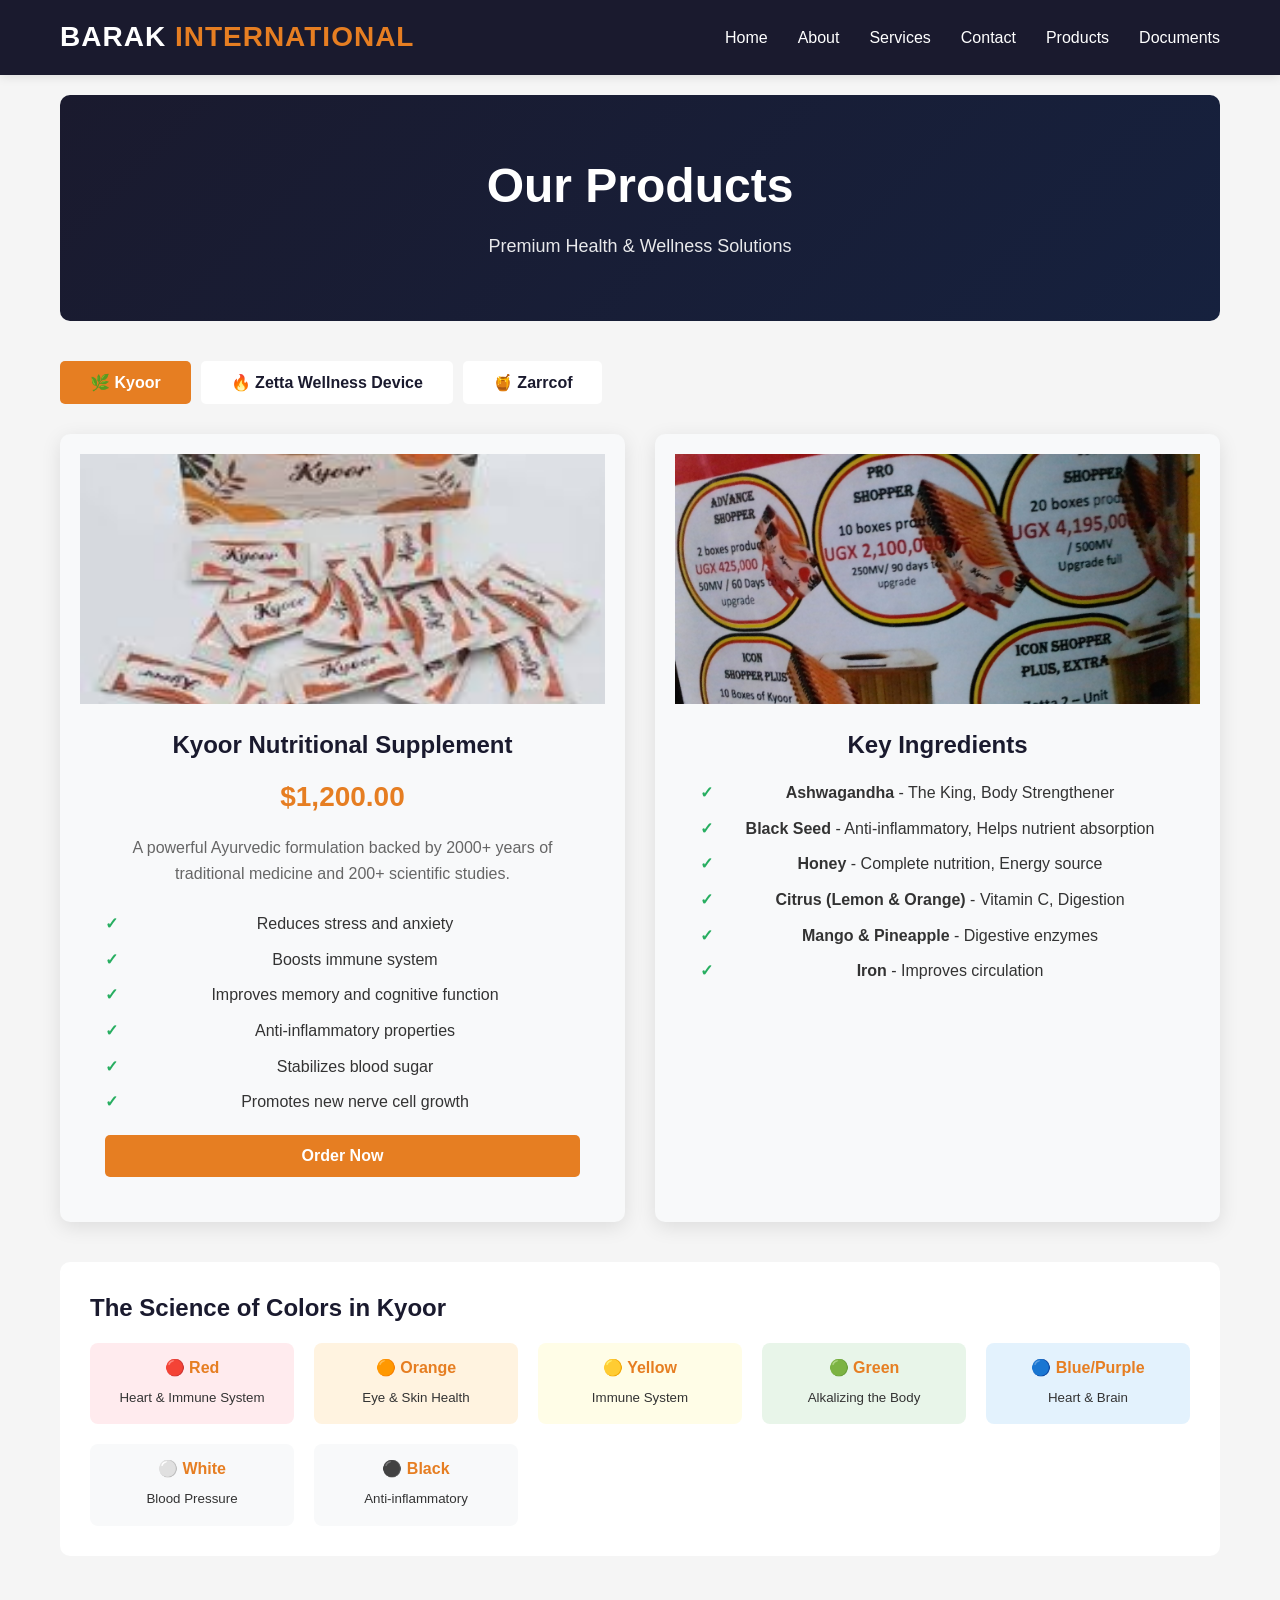
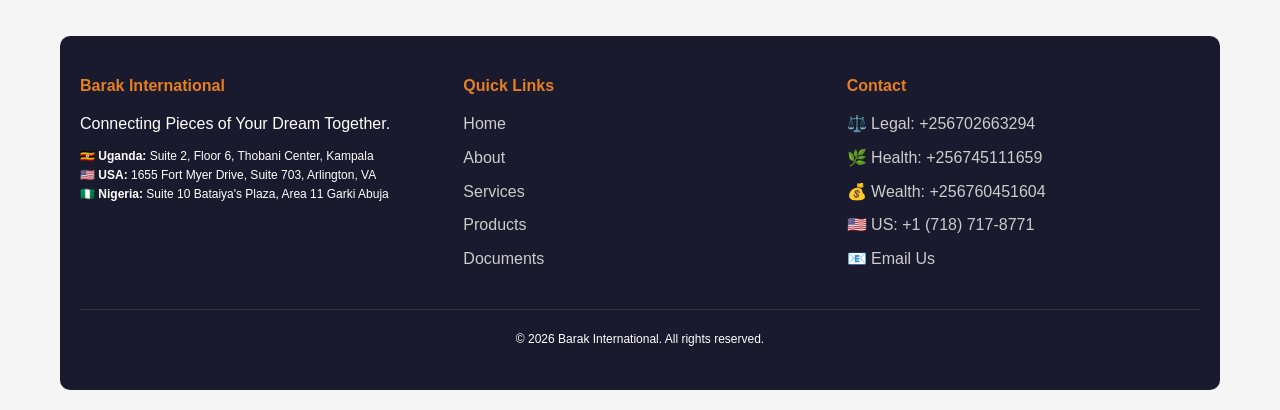
<file: products.html>
<!DOCTYPE html>
<html lang="en">
<head>
    <meta charset="UTF-8">
    <meta name="viewport" content="width=device-width, initial-scale=1.0">
    <title>Products | Kyoor & Zetta Wellness | Barak International</title>
    <link rel="stylesheet" href="styles.css">
    <script src="script.js" defer></script>
</head>
<body>
    <nav class="navbar">
        <div class="nav-container">
            <div class="logo">BARAK <span>INTERNATIONAL</span></div>
            <ul class="nav-links">
                <li><a href="index.html">Home</a></li>
                <li><a href="about.html">About</a></li>
                <li><a href="services.html">Services</a></li>
                <li><a href="contact.html">Contact</a></li>
                <li><a href="products.html">Products</a></li>
                <li><a href="documents.html">Documents</a></li>
            </ul>
        </div>
    </nav>

    <div class="container">
        <div class="page-header">
            <h1>Our Products</h1>
            <p>Premium Health & Wellness Solutions</p>
        </div>

        <div class="tabs">
            <button class="tab-btn active" onclick="showTab('kyoor')">🌿 Kyoor</button>
            <button class="tab-btn" onclick="showTab('zetta')">🔥 Zetta Wellness Device</button>
            <button class="tab-btn" onclick="showTab('zarrcof')">🍯 Zarrcof</button>
        </div>

        <!-- Kyoor Tab -->
        <div id="kyoor" class="tab-content active">
            <div class="product-grid">
                <div class="product-card">
                    <div class="product-image">
                        <img src="images/Kyoor.jfif" alt="Kyoor Nutritional Supplement" style="width: 100%; height: 100%; object-fit: cover;">
                    </div>
                    <div class="product-info">
                        <h2>Kyoor Nutritional Supplement</h2>
                        <div class="product-price">$1,200.00</div>
                        <div class="product-description">
                            A powerful Ayurvedic formulation backed by 2000+ years of traditional medicine and 200+ scientific studies.
                        </div>
                        <ul class="benefits-list">
                            <li>Reduces stress and anxiety</li>
                            <li>Boosts immune system</li>
                            <li>Improves memory and cognitive function</li>
                            <li>Anti-inflammatory properties</li>
                            <li>Stabilizes blood sugar</li>
                            <li>Promotes new nerve cell growth</li>
                        </ul>
                        <button class="btn-order" onclick="orderProduct('Kyoor')">Order Now</button>
                    </div>
                </div>
                <div class="product-card">
                    <div class="product-image">
                        <img src="images/Catalogue.jpg" alt="Kyoor Ingredients" style="width: 100%; height: 100%; object-fit: cover;">
                    </div>
                    <div class="product-info">
                        <h2>Key Ingredients</h2>
                        <ul class="benefits-list">
                            <li><strong>Ashwagandha</strong> - The King, Body Strengthener</li>
                            <li><strong>Black Seed</strong> - Anti-inflammatory, Helps nutrient absorption</li>
                            <li><strong>Honey</strong> - Complete nutrition, Energy source</li>
                            <li><strong>Citrus (Lemon & Orange)</strong> - Vitamin C, Digestion</li>
                            <li><strong>Mango & Pineapple</strong> - Digestive enzymes</li>
                            <li><strong>Iron</strong> - Improves circulation</li>
                        </ul>
                    </div>
                </div>
            </div>

            <div class="ingredients-section">
                <h2 style="color:#1a1a2e;">The Science of Colors in Kyoor</h2>
                <div class="ingredients-grid">
                    <div class="ingredient-item" style="background:#ffebee;"><h4>🔴 Red</h4><small>Heart & Immune System</small></div>
                    <div class="ingredient-item" style="background:#fff3e0;"><h4>🟠 Orange</h4><small>Eye & Skin Health</small></div>
                    <div class="ingredient-item" style="background:#fffde7;"><h4>🟡 Yellow</h4><small>Immune System</small></div>
                    <div class="ingredient-item" style="background:#e8f5e9;"><h4>🟢 Green</h4><small>Alkalizing the Body</small></div>
                    <div class="ingredient-item" style="background:#e3f2fd;"><h4>🔵 Blue/Purple</h4><small>Heart & Brain</small></div>
                    <div class="ingredient-item"><h4>⚪ White</h4><small>Blood Pressure</small></div>
                    <div class="ingredient-item"><h4>⚫ Black</h4><small>Anti-inflammatory</small></div>
                </div>
            </div>
        </div>

        <!-- Zetta Tab -->
        <div id="zetta" class="tab-content">
            <div class="product-grid">
                <div class="product-card">
                    <div class="product-image">
                        <img src="images/Zetta-1.jpg" alt="Zetta Wellness Device" style="width: 100%; height: 100%; object-fit: cover;">
                    </div>
                    <div class="product-info">
                        <h2>Zetta Wellness Device (Sauna)</h2>
                        <div class="product-price">$1,200.00</div>
                        <div class="product-description">
                            Therapeutic modern technology for detoxification, relaxation, and overall wellness.
                        </div>
                        <ul class="benefits-list">
                            <li>Deep detoxification through sweating</li>
                            <li>Improved blood circulation</li>
                            <li>Stress relief and relaxation</li>
                            <li>Muscle recovery after exercise</li>
                            <li>Skin purification</li>
                            <li>Boosted immune system</li>
                        </ul>
                        <button class="btn-order" onclick="orderProduct('Zetta Wellness Device')">Inquire for Pricing</button>
                    </div>
                </div>
                <div class="product-card">
                    <div class="product-image">
                        <img src="images/Zetta-2.jpg" alt="Zetta Wellness Benefits" style="width: 100%; height: 100%; object-fit: cover;">
                    </div>
                    <div class="product-info">
                        <h2>Benefits of Regular Use</h2>
                        <ul class="benefits-list">
                            <li>Eliminates toxins from the body</li>
                            <li>Reduces chronic fatigue</li>
                            <li>Improves sleep quality</li>
                            <li>Supports weight loss efforts</li>
                            <li>Enhances cardiovascular health</li>
                            <li>Promotes mental clarity</li>
                        </ul>
                    </div>
                </div>
            </div>
        </div>

        <!-- Zarrcof Tab -->
        <div id="zarrcof" class="tab-content">
            <div class="product-grid">
                <div class="product-card">
                    <div class="product-image">
                        <img src="images/Zarrcoff.jpg" alt="Zarrcof Supplement" style="width: 100%; height: 100%; object-fit: cover;">
                    </div>
                    <div class="product-info">
                        <h2>Zarrcof</h2>
                        <div class="product-price">$1,200.00</div>
                        <div class="product-description">
                            A soothing nutritional supplement for respiratory health and overall wellness.
                        </div>
                        <ul class="benefits-list">
                            <li>Supports respiratory health</li>
                            <li>Natural soothing properties</li>
                            <li>Boosts immune defense</li>
                            <li>Made with natural ingredients</li>
                        </ul>
                        <button class="btn-order" onclick="orderProduct('Zarrcof')">Order Now</button>
                    </div>
                </div>
            </div>
        </div>
    </div>

    <div class="container">
        <div class="footer">
            <div class="footer-grid">
                <div class="footer-col">
                    <h4>Barak International</h4>
                    <p>Connecting Pieces of Your Dream Together.</p>
                    <p style="font-size: 12px; margin-top: 10px;">
                        <strong>🇺🇬 Uganda:</strong> Suite 2, Floor 6, Thobani Center, Kampala<br>
                        <strong>🇺🇸 USA:</strong> 1655 Fort Myer Drive, Suite 703, Arlington, VA<br>
                        <strong>🇳🇬 Nigeria:</strong> Suite 10 Bataiya's Plaza, Area 11 Garki Abuja
                    </p>
                </div>
                <div class="footer-col">
                    <h4>Quick Links</h4>
                    <a href="index.html">Home</a>
                    <a href="about.html">About</a>
                    <a href="services.html">Services</a>
                    <a href="products.html">Products</a>
                    <a href="documents.html">Documents</a>
                </div>
                <div class="footer-col">
                    <h4>Contact</h4>
                    <a href="tel:+256702663294">⚖️ Legal: +256702663294</a>
                    <a href="tel:+256745111659">🌿 Health: +256745111659</a>
                    <a href="tel:+256760451604">💰 Wealth: +256760451604</a>
                    <a href="tel:+17187178771">🇺🇸 US: +1 (718) 717-8771</a>
                    <a href="mailto:adedipebabatundekolapo@gmail.com">📧 Email Us</a>
                </div>
            </div>
            <div class="footer-bottom">
                <p>&copy; 2026 Barak International. All rights reserved.</p>
            </div>
        </div>
    </div>
</body>
</html>
</file>
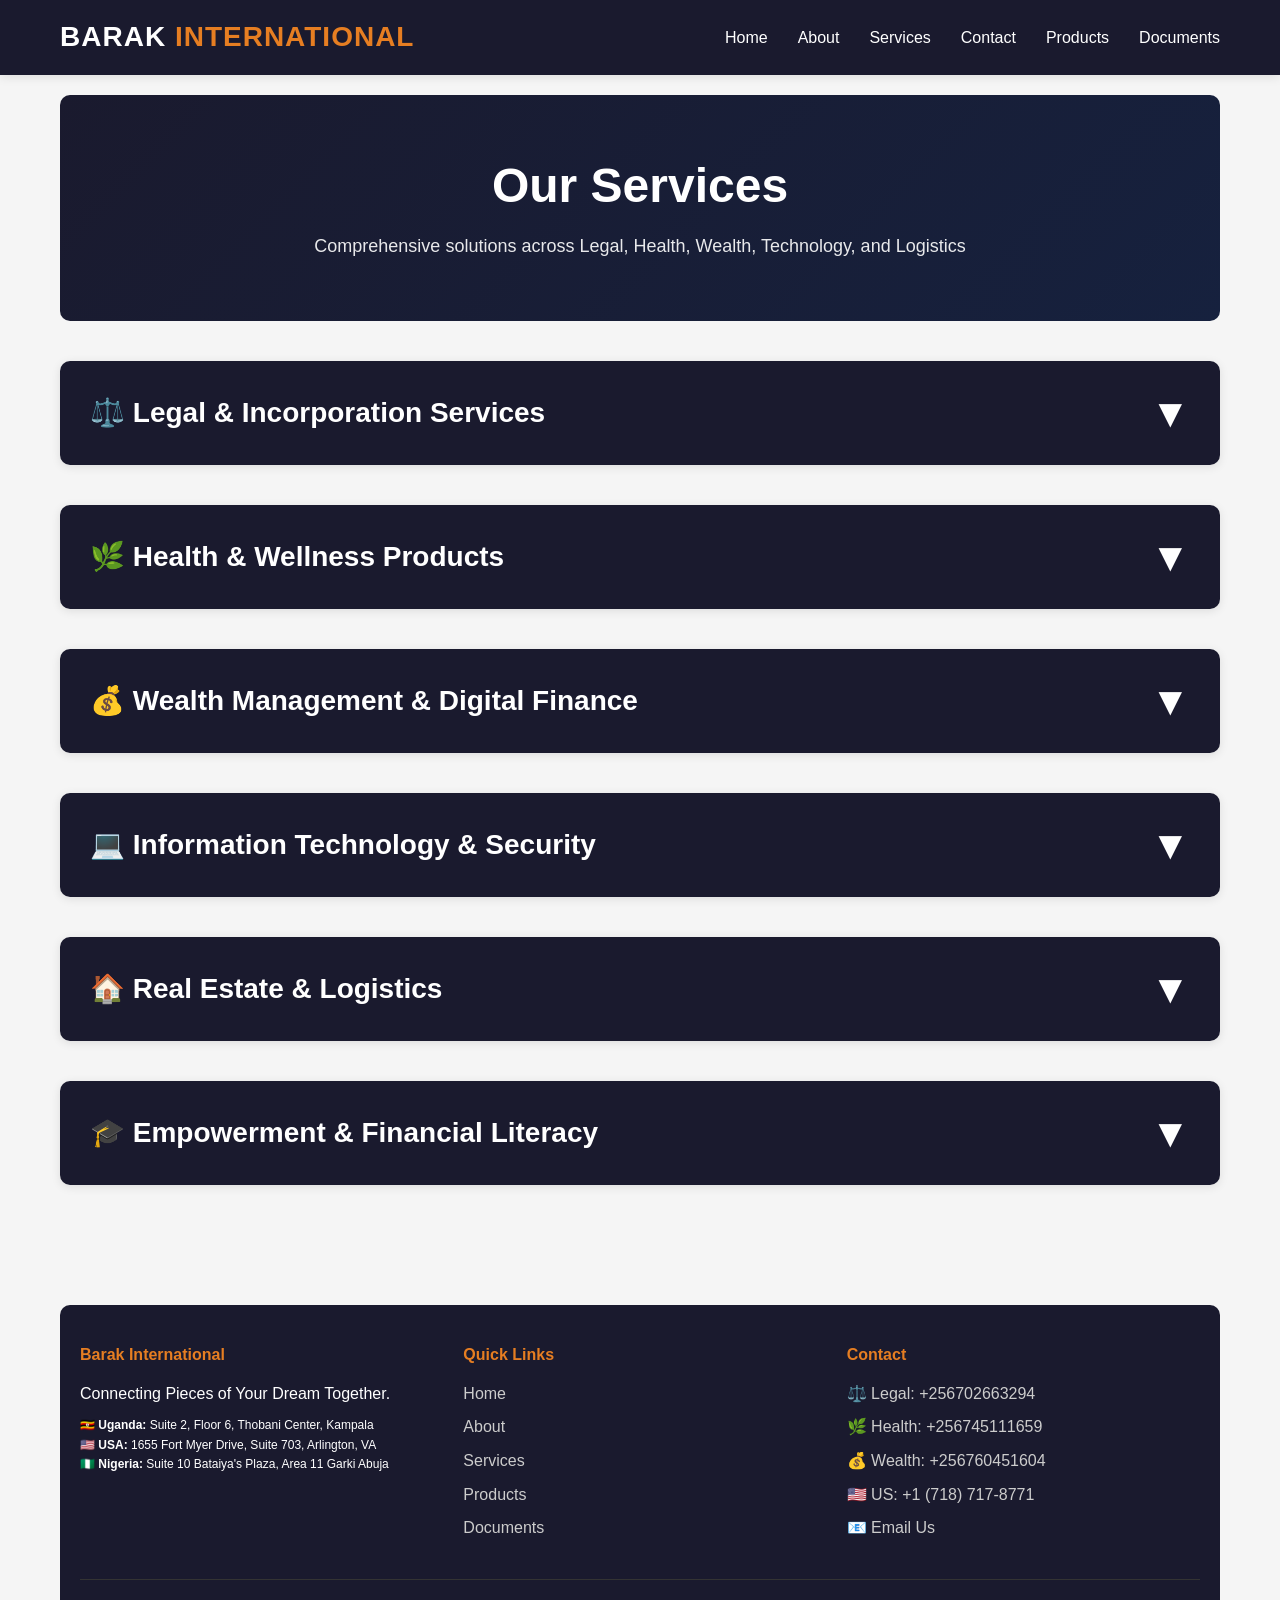
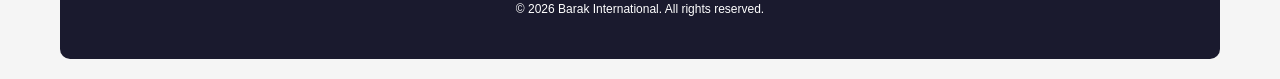
<file: services.html>
<!DOCTYPE html>
<html lang="en">
<head>
    <meta charset="UTF-8">
    <meta name="viewport" content="width=device-width, initial-scale=1.0">
    <title>Our Services | Barak International</title>
    <link rel="stylesheet" href="styles.css">
    <script src="script.js" defer></script>
</head>
<body>
    <nav class="navbar">
        <div class="nav-container">
            <div class="logo">BARAK <span>INTERNATIONAL</span></div>
            <ul class="nav-links">
                <li><a href="index.html">Home</a></li>
                <li><a href="about.html">About</a></li>
                <li><a href="services.html">Services</a></li>
                <li><a href="contact.html">Contact</a></li>
                <li><a href="products.html">Products</a></li>
                <li><a href="documents.html">Documents</a></li>
            </ul>
        </div>
    </nav>

    <div class="container">
        <div class="page-header">
            <h1>Our Services</h1>
            <p>Comprehensive solutions across Legal, Health, Wealth, Technology, and Logistics</p>
        </div>

        <!-- Legal Section -->
        <div class="service-section">
            <div class="service-header" onclick="toggleSection('legal')">
                <h2>⚖️ Legal & Incorporation Services</h2>
                <span class="icon">▼</span>
            </div>
            <div id="legal" class="service-content">
                <div class="service-grid">
                    <div class="service-item">
                        <h3>Company Registration</h3>
                        <p>Ltd by shares and Ltd by guarantee incorporation.</p>
                    </div>
                    <div class="service-item">
                        <h3>Memorandum & Articles</h3>
                        <p>Drafting of MOA and AOA for all company types.</p>
                    </div>
                    <div class="service-item">
                        <h3>NGO Registration</h3>
                        <p>Full registration services for Non-Governmental Organizations.</p>
                    </div>
                    <div class="service-item">
                        <h3>Legal Instruments</h3>
                        <p>Power of Attorney, Agreements, Statutory Declarations, Deed Polls.</p>
                    </div>
                    <div class="service-item">
                        <h3>Passports & Work Permits</h3>
                        <p>Processing and expediting services available.</p>
                    </div>
                    <div class="service-item">
                        <h3>Land Titles & Deeds</h3>
                        <p>Processing, registration, and transfer of land titles.</p>
                    </div>
                </div>
                <div class="price-note">Contact Legal Dept: +256702663294 for pricing</div>
            </div>
        </div>

        <!-- Health & Wellness Section -->
        <div class="service-section">
            <div class="service-header" onclick="toggleSection('health')">
                <h2>🌿 Health & Wellness Products</h2>
                <span class="icon">▼</span>
            </div>
            <div id="health" class="service-content">
                <div class="service-grid">
                    <div class="product-card">
                        <h3>Kyoor</h3>
                        <p>Ayurvedic nutritional supplement with Ashwagandha, Black Seed, Honey, and 7 natural ingredients. Reduces stress, boosts immunity, improves cognitive function.</p>
                        <small>✓ 2000 years of proven benefits</small>
                    </div>
                    <div class="product-card">
                        <h3>Zarrcof</h3>
                        <p>Nutritional health supplement for respiratory and overall wellness.</p>
                    </div>
                    <div class="product-card">
                        <h3>Zetta Wellness Device</h3>
                        <p>Therapeutic sauna technology for detoxification, relaxation, and recovery.</p>
                    </div>
                </div>
                <div class="price-note">Contact Health & Wellness: +256745111659 for pricing</div>
            </div>
        </div>

        <!-- Wealth Management Section -->
        <div class="service-section">
            <div class="service-header" onclick="toggleSection('wealth')">
                <h2>💰 Wealth Management & Digital Finance</h2>
                <span class="icon">▼</span>
            </div>
            <div id="wealth" class="service-content">
                <h3>Zara Coin & Z Pay Ecosystem</h3>
                <div class="service-grid">
                    <div class="service-item">
                        <h3>Zara Coin</h3>
                        <p>Digital asset for investment and transactions.</p>
                    </div>
                    <div class="service-item">
                        <h3>Z Pay Mastercard</h3>
                        <p>Integrated payment gateway with physical card.</p>
                    </div>
                    <div class="service-item">
                        <h3>Yield Program</h3>
                        <p>Daily returns of 0.10% - 0.20% on locked deposits.</p>
                    </div>
                </div>
                
                <h3 style="margin-top: 20px;">Yield Program Example (0.12% daily for 150 days)</h3>
                <table class="yield-table">
                    <thead>
                        <tr><th>Capital</th><th>Daily Dividend</th><th>150 Days Total</th></tr>
                    </thead>
                    <tbody>
                        <tr><td>$100</td><td>$0.12</td><td>$18</td></tr>
                        <tr><td>$500</td><td>$0.60</td><td>$90</td></tr>
                        <tr><td>$1,000</td><td>$1.20</td><td>$180</td></tr>
                        <tr><td>$5,000</td><td>$6.00</td><td>$900</td></tr>
                        <tr><td>$10,000</td><td>$12.00</td><td>$1,800</td></tr>
                    </tbody>
                </table>
                <div class="price-note">Contact Wealth Management: +256760451604 | 1 PX Wallet = $1 USD | 4,000 ZD = 1 PX Wallet</div>
            </div>
        </div>

        <!-- IT & Technology Section -->
        <div class="service-section">
            <div class="service-header" onclick="toggleSection('it')">
                <h2>💻 Information Technology & Security</h2>
                <span class="icon">▼</span>
            </div>
            <div id="it" class="service-content">
                <div class="service-grid">
                    <div class="service-item">
                        <h3>Software Development</h3>
                        <p>Custom web and mobile applications.</p>
                    </div>
                    <div class="service-item">
                        <h3>AI & Machine Learning</h3>
                        <p>Intelligent automation and predictive analytics.</p>
                    </div>
                    <div class="service-item">
                        <h3>Digital Marketing</h3>
                        <p>SEO, social media, and online advertising.</p>
                    </div>
                    <div class="service-item">
                        <h3>Cybersecurity</h3>
                        <p>Network protection, threat detection, and compliance.</p>
                    </div>
                    <div class="service-item">
                        <h3>Security Engineering</h3>
                        <p>Advanced security infrastructure design.</p>
                    </div>
                </div>
            </div>
        </div>

        <!-- Real Estate & Logistics Section -->
        <div class="service-section">
            <div class="service-header" onclick="toggleSection('realestate')">
                <h2>🏠 Real Estate & Logistics</h2>
                <span class="icon">▼</span>
            </div>
            <div id="realestate" class="service-content">
                <div class="service-grid">
                    <div class="service-item">
                        <h3>Real Estate Dealership</h3>
                        <p>Property sales and acquisitions.</p>
                    </div>
                    <div class="service-item">
                        <h3>Property Management</h3>
                        <p>Full-service property maintenance and leasing.</p>
                    </div>
                    <div class="service-item">
                        <h3>Land Title Registration</h3>
                        <p>Processing and transfer of land deeds.</p>
                    </div>
                    <div class="service-item">
                        <h3>Courier & Logistics</h3>
                        <p>Nationwide and international delivery of goods.</p>
                    </div>
                    <div class="service-item">
                        <h3>Computer Supplies</h3>
                        <p>Printers, computers, and accessories supply.</p>
                    </div>
                </div>
            </div>
        </div>

        <!-- Empowerment Section -->
        <div class="service-section">
            <div class="service-header" onclick="toggleSection('empowerment')">
                <h2>🎓 Empowerment & Financial Literacy</h2>
                <span class="icon">▼</span>
            </div>
            <div id="empowerment" class="service-content">
                <div class="service-grid">
                    <div class="service-item">
                        <h3>Financial Literacy Training</h3>
                        <p>Workshops for adults of all ages and groups.</p>
                    </div>
                    <div class="service-item">
                        <h3>Project SAWA</h3>
                        <p>"Saving Afrika With Afrika" - Self-help sustainable development program for women, youth, and single mothers.</p>
                    </div>
                    <div class="service-item">
                        <h3>Wealth Management Coaching</h3>
                        <p>Personalized financial planning and investment guidance.</p>
                    </div>
                </div>
                <div class="price-note">Contact Empowerment: +256760451604</div>
            </div>
        </div>
    </div>

    <div class="container">
        <div class="footer">
            <div class="footer-grid">
                <div class="footer-col">
                    <h4>Barak International</h4>
                    <p>Connecting Pieces of Your Dream Together.</p>
                    <p style="font-size: 12px; margin-top: 10px;">
                        <strong>🇺🇬 Uganda:</strong> Suite 2, Floor 6, Thobani Center, Kampala<br>
                        <strong>🇺🇸 USA:</strong> 1655 Fort Myer Drive, Suite 703, Arlington, VA<br>
                        <strong>🇳🇬 Nigeria:</strong> Suite 10 Bataiya's Plaza, Area 11 Garki Abuja
                    </p>
                </div>
                <div class="footer-col">
                    <h4>Quick Links</h4>
                    <a href="index.html">Home</a>
                    <a href="about.html">About</a>
                    <a href="services.html">Services</a>
                    <a href="products.html">Products</a>
                    <a href="documents.html">Documents</a>
                </div>
                <div class="footer-col">
                    <h4>Contact</h4>
                    <a href="tel:+256702663294">⚖️ Legal: +256702663294</a>
                    <a href="tel:+256745111659">🌿 Health: +256745111659</a>
                    <a href="tel:+256760451604">💰 Wealth: +256760451604</a>
                    <a href="tel:+17187178771">🇺🇸 US: +1 (718) 717-8771</a>
                    <a href="mailto:adedipebabatundekolapo@gmail.com">📧 Email Us</a>
                </div>
            </div>
            <div class="footer-bottom">
                <p>&copy; 2026 Barak International. All rights reserved.</p>
            </div>
        </div>
    </div>
</body>
</html>
</file>
<file: styles.css>
/* ============================================
   BARAK INTERNATIONAL - MAIN STYLESHEET
   Author: Barak International
   Updated: 2026
   ============================================ */

/* ============================================
   GLOBAL RESET & BASE STYLES
   ============================================ */

* {
    margin: 0;
    padding: 0;
    box-sizing: border-box;
}

body {
    font-family: 'Segoe UI', Tahoma, Geneva, Verdana, sans-serif;
    line-height: 1.6;
    color: #333;
    background-color: #f5f5f5;
}

.container {
    max-width: 1200px;
    margin: 0 auto;
    padding: 20px;
}

/* ============================================
   TYPOGRAPHY
   ============================================ */

h1, h2, h3, h4, h5, h6 {
    font-weight: 600;
    line-height: 1.3;
}

a {
    text-decoration: none;
    transition: all 0.3s ease;
}

/* ============================================
   NAVIGATION BAR
   ============================================ */

.navbar {
    background: #1a1a2e;
    position: sticky;
    top: 0;
    z-index: 1000;
    box-shadow: 0 2px 10px rgba(0, 0, 0, 0.1);
}

.nav-container {
    max-width: 1200px;
    margin: 0 auto;
    padding: 15px 20px;
    display: flex;
    justify-content: space-between;
    align-items: center;
    flex-wrap: wrap;
}

.logo {
    color: white;
    font-size: 28px;
    font-weight: bold;
    letter-spacing: 1px;
}

.logo span {
    color: #e67e22;
}

.nav-links {
    display: flex;
    list-style: none;
    gap: 30px;
    flex-wrap: wrap;
}

.nav-links a {
    color: white;
    text-decoration: none;
    font-weight: 500;
    transition: color 0.3s;
}

.nav-links a:hover {
    color: #e67e22;
}

/* ============================================
   BUTTONS
   ============================================ */

.btn {
    display: inline-block;
    padding: 12px 30px;
    border-radius: 5px;
    text-decoration: none;
    font-weight: bold;
    transition: all 0.3s;
    margin: 5px;
    cursor: pointer;
    border: none;
    font-size: 16px;
}

.btn-primary {
    background: #e67e22;
    color: white;
}

.btn-primary:hover {
    background: #d35400;
    transform: translateY(-2px);
}

.btn-outline {
    border: 2px solid #e67e22;
    color: #e67e22;
    background: transparent;
}

.btn-outline:hover {
    background: #e67e22;
    color: white;
    transform: translateY(-2px);
}

/* ============================================
   PAGE HEADERS
   ============================================ */

.page-header {
    background: linear-gradient(135deg, #1a1a2e 0%, #16213e 100%);
    color: white;
    padding: 60px 20px;
    text-align: center;
    border-radius: 10px;
    margin-bottom: 40px;
}

.page-header h1 {
    font-size: 48px;
    margin-bottom: 15px;
}

.page-header p {
    font-size: 18px;
    opacity: 0.9;
}

/* ============================================
   HERO SECTION (HOMEPAGE)
   ============================================ */

.hero {
    background: linear-gradient(135deg, #1a1a2e 0%, #16213e 100%);
    color: white;
    padding: 80px 20px;
    text-align: center;
    border-radius: 10px;
    margin-bottom: 40px;
}

.hero h1 {
    font-size: 52px;
    margin-bottom: 20px;
}

.hero h1 span {
    color: #e67e22;
}

.hero p {
    font-size: 20px;
    max-width: 700px;
    margin: 0 auto 30px;
    opacity: 0.9;
}

/* ============================================
   SECTION HEADERS
   ============================================ */

.section-header {
    text-align: center;
    margin-bottom: 40px;
}

.section-header h2 {
    font-size: 36px;
    color: #1a1a2e;
    margin-bottom: 10px;
}

.section-header p {
    color: #666;
    font-size: 18px;
}

/* ============================================
   SERVICE CARDS (HOMEPAGE)
   ============================================ */

.services-grid {
    display: grid;
    grid-template-columns: repeat(auto-fit, minmax(280px, 1fr));
    gap: 30px;
    margin-bottom: 50px;
}

.service-card {
    background: white;
    border-radius: 10px;
    padding: 30px;
    text-align: center;
    transition: transform 0.3s, box-shadow 0.3s;
    box-shadow: 0 2px 10px rgba(0, 0, 0, 0.1);
}

.service-card:hover {
    transform: translateY(-5px);
    box-shadow: 0 10px 30px rgba(0, 0, 0, 0.15);
}

.service-icon {
    font-size: 50px;
    margin-bottom: 20px;
}

.service-card h3 {
    color: #1a1a2e;
    margin-bottom: 15px;
    font-size: 24px;
}

.service-card p {
    color: #666;
    margin-bottom: 20px;
}

.service-link {
    color: #e67e22;
    text-decoration: none;
    font-weight: bold;
}

.service-link:hover {
    text-decoration: underline;
}

/* ============================================
   ABOUT PREVIEW (HOMEPAGE)
   ============================================ */

.about-preview {
    background: white;
    border-radius: 10px;
    padding: 50px;
    margin: 40px 0;
    box-shadow: 0 2px 10px rgba(0, 0, 0, 0.1);
    display: flex;
    flex-wrap: wrap;
    gap: 40px;
    align-items: center;
}

.about-content {
    flex: 2;
}

.about-content h2 {
    color: #1a1a2e;
    margin-bottom: 20px;
}

.about-stats {
    flex: 1;
    display: flex;
    flex-direction: column;
    gap: 20px;
}

.stat {
    text-align: center;
    padding: 20px;
    background: #f8f9fa;
    border-radius: 10px;
}

.stat-number {
    font-size: 36px;
    font-weight: bold;
    color: #e67e22;
}

/* ============================================
   CTA SECTION (HOMEPAGE)
   ============================================ */

.cta-section {
    background: linear-gradient(135deg, #e67e22, #d35400);
    color: white;
    text-align: center;
    padding: 60px 20px;
    border-radius: 10px;
    margin: 40px 0;
}

.cta-section h2 {
    font-size: 32px;
    margin-bottom: 15px;
}

.cta-section .btn-outline {
    border-color: white;
    color: white;
}

.cta-section .btn-outline:hover {
    background: white;
    color: #e67e22;
}

/* ============================================
   ABOUT PAGE SPECIFIC STYLES
   ============================================ */

.section {
    background: white;
    border-radius: 10px;
    padding: 40px;
    margin-bottom: 30px;
    box-shadow: 0 2px 10px rgba(0, 0, 0, 0.1);
}

.section h2 {
    color: #1a1a2e;
    border-left: 5px solid #e67e22;
    padding-left: 20px;
    margin-bottom: 25px;
    font-size: 32px;
}

.vm-container {
    display: flex;
    gap: 30px;
    flex-wrap: wrap;
}

.vm-box {
    flex: 1;
    background: #f8f9fa;
    padding: 30px;
    border-radius: 10px;
    border-top: 5px solid #e67e22;
}

.vm-box h3 {
    color: #e67e22;
    margin-top: 0;
    margin-bottom: 15px;
}

.objectives-grid {
    display: grid;
    grid-template-columns: repeat(auto-fit, minmax(300px, 1fr));
    gap: 25px;
    margin-top: 20px;
}

.objective-card {
    background: #f8f9fa;
    padding: 25px;
    border-radius: 10px;
}

.objective-number {
    background: #e67e22;
    color: white;
    width: 40px;
    height: 40px;
    border-radius: 50%;
    display: flex;
    align-items: center;
    justify-content: center;
    font-weight: bold;
    font-size: 20px;
    margin-bottom: 15px;
}

.team-grid {
    display: flex;
    flex-wrap: wrap;
    gap: 30px;
    margin-top: 20px;
}

.team-card {
    flex: 1;
    min-width: 250px;
    background: #f8f9fa;
    border-radius: 10px;
    padding: 25px;
    text-align: center;
}

.team-card h4 {
    color: #e67e22;
    font-size: 22px;
    margin-bottom: 5px;
}

/* ============================================
   CONTACT PAGE STYLES
   ============================================ */

.contact-grid {
    display: flex;
    flex-wrap: wrap;
    gap: 40px;
}

.contact-info {
    flex: 1;
    background: white;
    border-radius: 10px;
    padding: 30px;
    box-shadow: 0 2px 10px rgba(0, 0, 0, 0.1);
}

.contact-form {
    flex: 2;
    background: white;
    border-radius: 10px;
    padding: 30px;
    box-shadow: 0 2px 10px rgba(0, 0, 0, 0.1);
}

.contact-info h2,
.contact-form h2 {
    color: #1a1a2e;
    margin-bottom: 20px;
    border-left: 5px solid #e67e22;
    padding-left: 15px;
}

.info-item {
    display: flex;
    align-items: center;
    margin-bottom: 20px;
    padding: 15px;
    background: #f8f9fa;
    border-radius: 8px;
}

.info-icon {
    font-size: 30px;
    margin-right: 15px;
}

.info-item a {
    color: #e67e22;
    text-decoration: none;
}

/* Form Styles */
.form-group {
    margin-bottom: 20px;
}

label {
    display: block;
    margin-bottom: 8px;
    font-weight: bold;
    color: #1a1a2e;
}

input,
select,
textarea {
    width: 100%;
    padding: 12px;
    border: 1px solid #ddd;
    border-radius: 5px;
    font-family: inherit;
    font-size: 16px;
}

input:focus,
select:focus,
textarea:focus {
    outline: none;
    border-color: #e67e22;
}

.btn-submit {
    background: #e67e22;
    color: white;
    padding: 12px 30px;
    border: none;
    border-radius: 5px;
    cursor: pointer;
    font-size: 16px;
    font-weight: bold;
    transition: background 0.3s;
}

.btn-submit:hover {
    background: #d35400;
}

.success-message {
    background: #27ae60;
    color: white;
    padding: 15px;
    border-radius: 5px;
    margin-bottom: 20px;
    display: none;
}

.error-message {
    background: #e74c3c;
    color: white;
    padding: 15px;
    border-radius: 5px;
    margin-bottom: 20px;
    display: none;
}

/* Map Container */
.map-container {
    margin-top: 40px;
    background: white;
    border-radius: 10px;
    padding: 20px;
    box-shadow: 0 2px 10px rgba(0, 0, 0, 0.1);
}

.map-container h2 {
    color: #1a1a2e;
    margin-bottom: 20px;
    border-left: 5px solid #e67e22;
    padding-left: 15px;
}

iframe {
    width: 100%;
    height: 300px;
    border: 0;
    border-radius: 8px;
}

/* ============================================
   PRODUCTS PAGE STYLES
   ============================================ */

/* Product Tabs */
.tabs {
    display: flex;
    gap: 10px;
    margin-bottom: 30px;
    flex-wrap: wrap;
}

.tab-btn {
    background: white;
    border: none;
    padding: 12px 30px;
    font-size: 16px;
    font-weight: bold;
    border-radius: 5px;
    cursor: pointer;
    transition: all 0.3s;
    color: #1a1a2e;
}

.tab-btn.active {
    background: #e67e22;
    color: white;
}

.tab-btn:hover:not(.active) {
    background: #ddd;
}

.tab-content {
    display: none;
    animation: fadeIn 0.5s;
}

.tab-content.active {
    display: block;
}

@keyframes fadeIn {
    from {
        opacity: 0;
    }
    to {
        opacity: 1;
    }
}

/* Product Cards */
.product-grid {
    display: grid;
    grid-template-columns: repeat(auto-fit, minmax(350px, 1fr));
    gap: 30px;
}

.product-card {
    background: white;
    border-radius: 15px;
    overflow: hidden;
    box-shadow: 0 5px 20px rgba(0, 0, 0, 0.1);
    transition: transform 0.3s;
}

.product-card:hover {
    transform: translateY(-5px);
}

.product-image {
    background: #f8f9fa;
    height: 250px;
    display: flex;
    align-items: center;
    justify-content: center;
    font-size: 80px;
}

.product-info {
    padding: 25px;
}

.product-info h2 {
    color: #1a1a2e;
    margin-bottom: 10px;
}

.product-price {
    font-size: 28px;
    color: #e67e22;
    font-weight: bold;
    margin: 15px 0;
}

.product-description {
    color: #666;
    margin-bottom: 20px;
}

.benefits-list {
    list-style: none;
    margin: 15px 0;
}

.benefits-list li {
    padding: 5px 0;
    padding-left: 25px;
    position: relative;
}

.benefits-list li:before {
    content: "✓";
    color: #27ae60;
    position: absolute;
    left: 0;
    font-weight: bold;
}

.btn-order {
    background: #e67e22;
    color: white;
    padding: 12px 25px;
    border: none;
    border-radius: 5px;
    cursor: pointer;
    font-size: 16px;
    font-weight: bold;
    width: 100%;
    transition: background 0.3s;
}

.btn-order:hover {
    background: #d35400;
}

/* Ingredients Section */
.ingredients-section {
    background: white;
    border-radius: 10px;
    padding: 30px;
    margin-top: 40px;
}

.ingredients-grid {
    display: grid;
    grid-template-columns: repeat(auto-fit, minmax(200px, 1fr));
    gap: 20px;
    margin-top: 20px;
}

.ingredient-item {
    text-align: center;
    padding: 15px;
    background: #f8f9fa;
    border-radius: 8px;
}

.ingredient-item h4 {
    color: #e67e22;
    margin-bottom: 5px;
}

/* ============================================
   SERVICES PAGE STYLES
   ============================================ */

.service-section {
    background: white;
    border-radius: 10px;
    margin-bottom: 40px;
    overflow: hidden;
    box-shadow: 0 2px 10px rgba(0, 0, 0, 0.1);
}

.service-header {
    background: #1a1a2e;
    color: white;
    padding: 20px 30px;
    cursor: pointer;
    display: flex;
    justify-content: space-between;
    align-items: center;
}

.service-header h2 {
    font-size: 28px;
}

.service-header .icon {
    font-size: 40px;
    transition: transform 0.3s;
}

.service-content {
    padding: 30px;
    display: none;
}

.service-content.active {
    display: block;
}

.service-grid {
    display: grid;
    grid-template-columns: repeat(auto-fit, minmax(250px, 1fr));
    gap: 20px;
    margin-top: 20px;
}

.service-item {
    background: #f8f9fa;
    padding: 20px;
    border-radius: 8px;
    border-left: 4px solid #e67e22;
}

.service-item h3 {
    color: #1a1a2e;
    margin-bottom: 10px;
}

.service-item p {
    color: #666;
    font-size: 14px;
}

.price-note {
    background: #e67e22;
    color: white;
    padding: 10px 15px;
    border-radius: 5px;
    display: inline-block;
    margin-top: 10px;
    font-size: 14px;
}

.product-card {
    background: #f8f9fa;
    border-radius: 10px;
    padding: 20px;
    text-align: center;
}

.product-card h3 {
    color: #e67e22;
    margin: 10px 0;
}

/* Tables */
.yield-table {
    width: 100%;
    border-collapse: collapse;
    margin: 20px 0;
}

.yield-table th,
.yield-table td {
    border: 1px solid #ddd;
    padding: 12px;
    text-align: left;
}

.yield-table th {
    background: #1a1a2e;
    color: white;
}

.yield-table tr:nth-child(even) {
    background: #f8f9fa;
}

/* ============================================
   DOCUMENTS PAGE STYLES
   ============================================ */

.admin-toggle {
    background: #f8f9fa;
    padding: 10px 20px;
    border-radius: 5px;
    margin-bottom: 20px;
    display: flex;
    justify-content: space-between;
    align-items: center;
    flex-wrap: wrap;
}

.admin-toggle button {
    background: #e67e22;
    color: white;
    border: none;
    padding: 8px 20px;
    border-radius: 5px;
    cursor: pointer;
}

.upload-form {
    background: white;
    border-radius: 10px;
    padding: 25px;
    margin-bottom: 30px;
    display: none;
    box-shadow: 0 2px 10px rgba(0, 0, 0, 0.1);
}

.upload-form h3 {
    color: #1a1a2e;
    margin-bottom: 20px;
}

.form-row {
    margin-bottom: 15px;
}

.form-row label {
    display: block;
    margin-bottom: 5px;
    font-weight: bold;
}

.form-row input,
.form-row select,
.form-row textarea {
    width: 100%;
    padding: 10px;
    border: 1px solid #ddd;
    border-radius: 5px;
}

.search-bar {
    margin-bottom: 20px;
    display: flex;
    gap: 10px;
    flex-wrap: wrap;
}

.search-bar input {
    flex: 2;
    padding: 12px;
    border: 1px solid #ddd;
    border-radius: 5px;
}

.search-bar select {
    flex: 1;
    padding: 12px;
    border: 1px solid #ddd;
    border-radius: 5px;
}

.documents-table {
    background: white;
    border-radius: 10px;
    overflow-x: auto;
    box-shadow: 0 2px 10px rgba(0, 0, 0, 0.1);
}

table {
    width: 100%;
    border-collapse: collapse;
}

th,
td {
    padding: 15px;
    text-align: left;
    border-bottom: 1px solid #eee;
}

th {
    background: #1a1a2e;
    color: white;
}

tr:hover {
    background: #f8f9fa;
}

.badge {
    padding: 5px 10px;
    border-radius: 20px;
    font-size: 12px;
    font-weight: bold;
}

.badge-legal {
    background: #3498db;
    color: white;
}

.badge-health {
    background: #27ae60;
    color: white;
}

.badge-wealth {
    background: #f39c12;
    color: white;
}

.badge-it {
    background: #9b59b6;
    color: white;
}

.badge-general {
    background: #95a5a6;
    color: white;
}

.action-btn {
    background: #e67e22;
    color: white;
    border: none;
    padding: 5px 12px;
    border-radius: 3px;
    cursor: pointer;
    margin: 2px;
    font-size: 12px;
}

.action-btn.delete {
    background: #e74c3c;
}

.action-btn.preview {
    background: #3498db;
}

/* Modal */
.modal {
    display: none;
    position: fixed;
    top: 0;
    left: 0;
    width: 100%;
    height: 100%;
    background: rgba(0, 0, 0, 0.5);
    z-index: 2000;
    justify-content: center;
    align-items: center;
}

.modal-content {
    background: white;
    border-radius: 10px;
    padding: 30px;
    max-width: 500px;
    width: 90%;
    max-height: 80vh;
    overflow-y: auto;
}

.modal-content h3 {
    color: #1a1a2e;
    margin-bottom: 15px;
}

.close-modal {
    float: right;
    font-size: 24px;
    cursor: pointer;
    color: #999;
}

/* ============================================
   FOOTER
   ============================================ */

.footer {
    background: #1a1a2e;
    color: white;
    padding: 40px 20px;
    border-radius: 10px;
    margin-top: 40px;
}

.footer-grid {
    display: grid;
    grid-template-columns: repeat(auto-fit, minmax(200px, 1fr));
    gap: 30px;
    margin-bottom: 30px;
}

.footer-col h4 {
    margin-bottom: 15px;
    color: #e67e22;
}

.footer-col a {
    color: #ccc;
    text-decoration: none;
    display: block;
    margin-bottom: 8px;
}

.footer-col a:hover {
    color: #e67e22;
}

.footer-bottom {
    text-align: center;
    padding-top: 20px;
    border-top: 1px solid #333;
    font-size: 12px;
}

/* ============================================
   RESPONSIVE DESIGN (MOBILE FIRST)
   ============================================ */

@media (max-width: 768px) {
    /* Navigation */
    .nav-container {
        flex-direction: column;
        gap: 15px;
    }

    .nav-links {
        justify-content: center;
    }

    /* Typography */
    .hero h1 {
        font-size: 32px;
    }

    .page-header h1 {
        font-size: 32px;
    }

    .section-header h2 {
        font-size: 28px;
    }

    .section h2 {
        font-size: 28px;
    }

    /* Sections */
    .about-preview {
        padding: 30px;
    }

    .section {
        padding: 20px;
    }

    /* Products */
    .product-grid {
        grid-template-columns: 1fr;
    }

    /* Services */
    .service-header h2 {
        font-size: 22px;
    }

    /* Tables */
    th,
    td {
        padding: 10px;
        font-size: 14px;
    }

    /* Documents */
    .search-bar {
        flex-direction: column;
    }

    .search-bar input,
    .search-bar select {
        width: 100%;
    }

    .admin-toggle {
        flex-direction: column;
        gap: 10px;
        text-align: center;
    }
}

/* ============================================
   PRINT STYLES
   ============================================ */

@media print {
    body {
        background: white;
        padding: 0;
        margin: 0;
    }

    .container {
        padding: 0;
        margin: 0;
        max-width: 100%;
    }

    .navbar,
    .footer,
    .admin-toggle,
    .btn,
    .btn-order,
    .btn-submit,
    .action-btn {
        display: none;
    }

    .hero,
    .page-header {
        background: #1a1a2e;
        color: white;
        -webkit-print-color-adjust: exact;
        print-color-adjust: exact;
    }

    .section,
    .service-section,
    .product-card,
    .service-card {
        box-shadow: none;
        page-break-inside: avoid;
    }
}

/* ============================================
   UTILITY CLASSES
   ============================================ */

.text-center {
    text-align: center;
}

.text-left {
    text-align: left;
}

.text-right {
    text-align: right;
}

.mt-10 {
    margin-top: 10px;
}

.mt-20 {
    margin-top: 20px;
}

.mt-30 {
    margin-top: 30px;
}

.mb-10 {
    margin-bottom: 10px;
}

.mb-20 {
    margin-bottom: 20px;
}

.mb-30 {
    margin-bottom: 30px;
}

.hidden {
    display: none;
}

.clearfix::after {
    content: "";
    clear: both;
    display: table;
}
</file>
